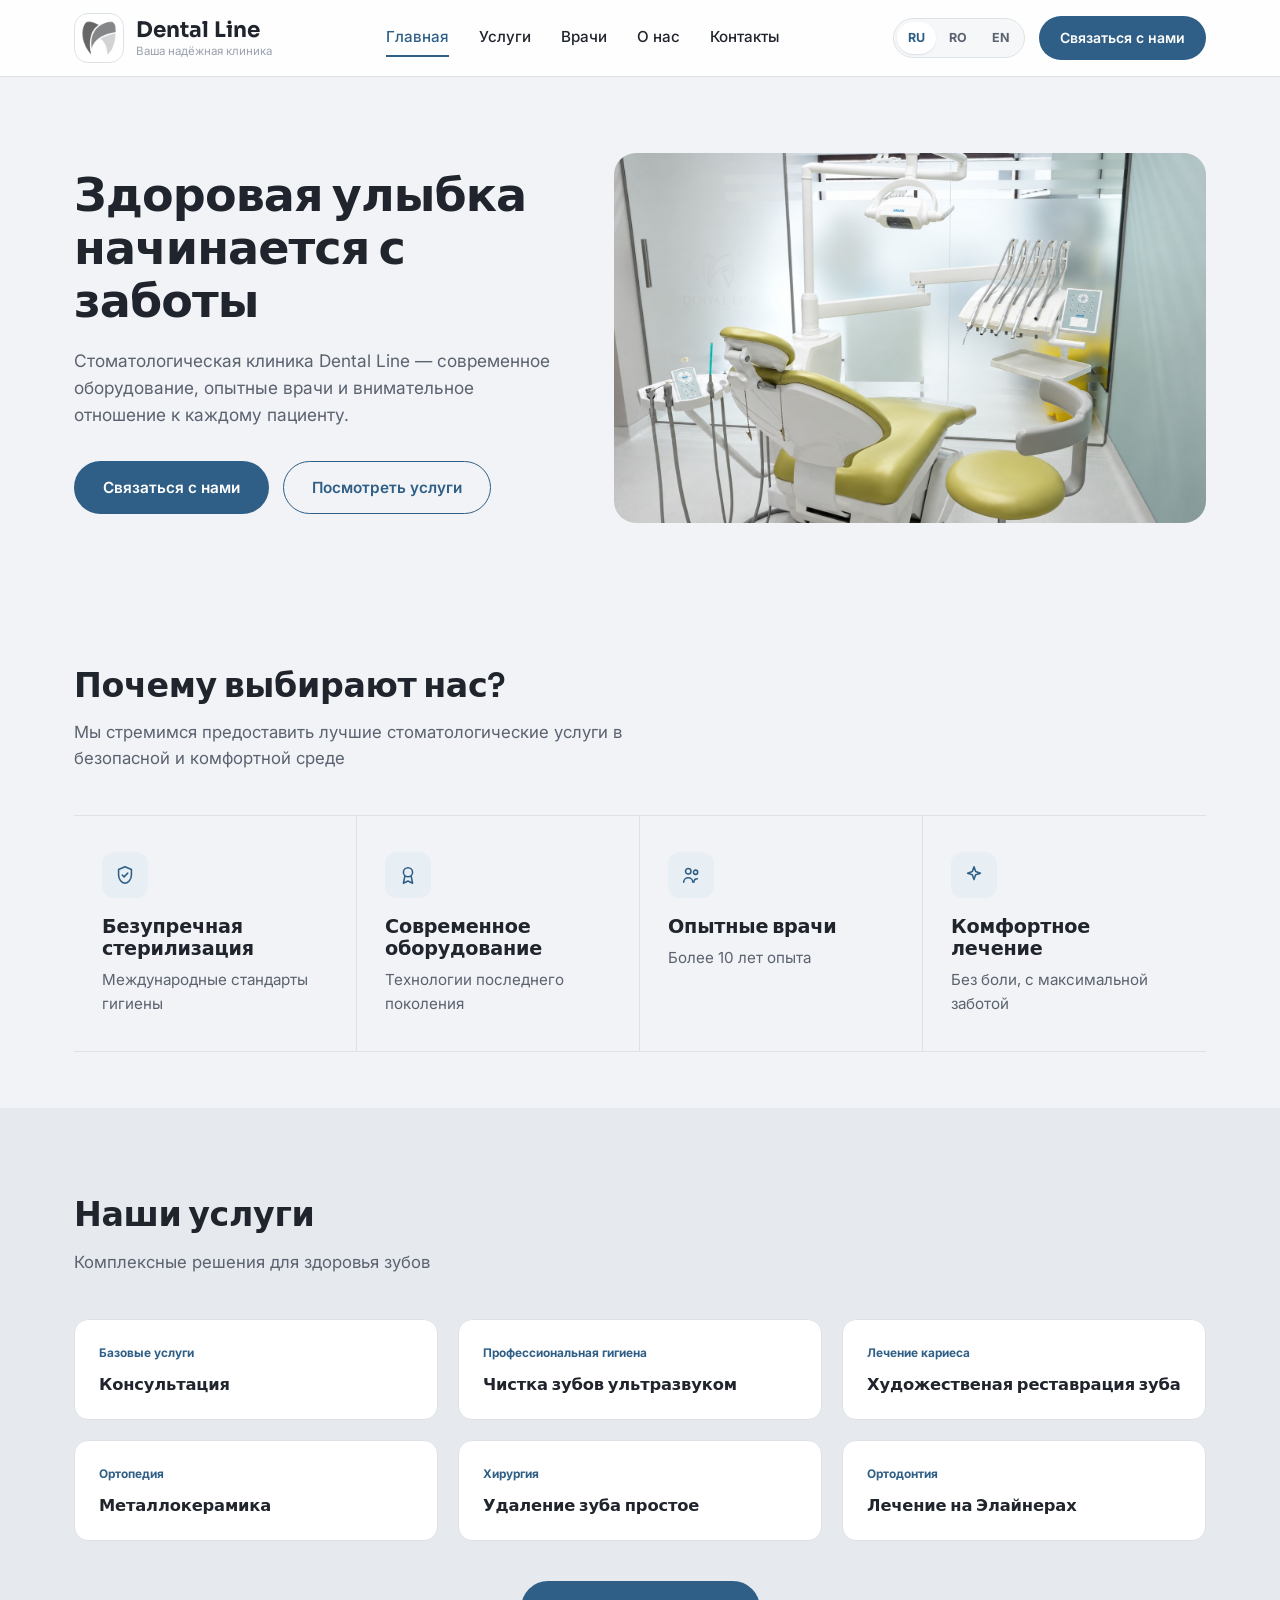
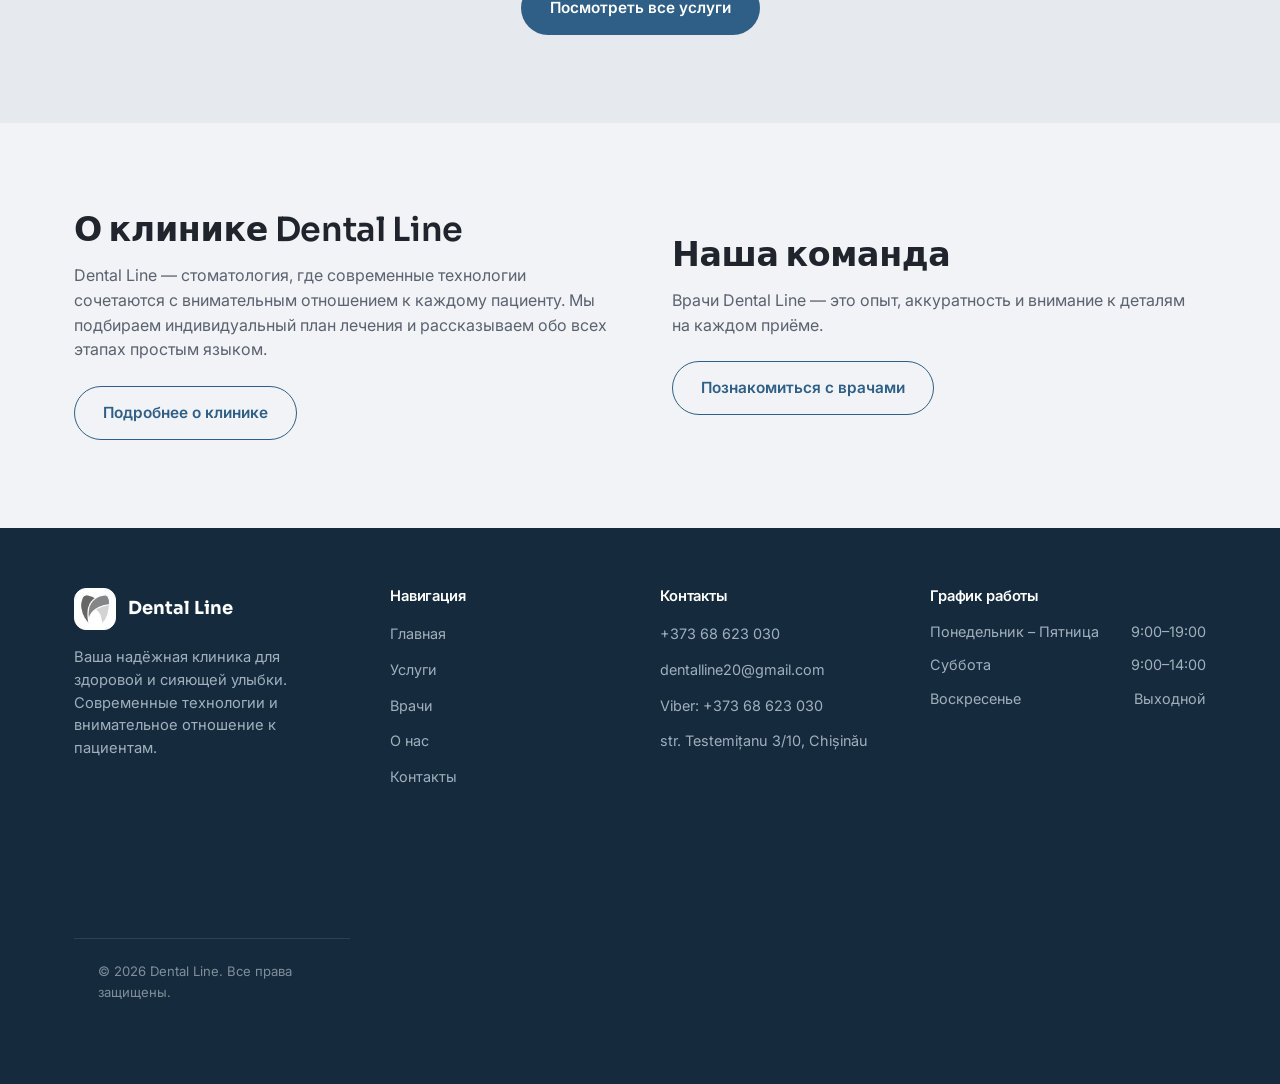
<file: index.html>
<!DOCTYPE html>
<html lang="ru">
<head>
<meta charset="UTF-8">
<meta name="viewport" content="width=device-width, initial-scale=1.0">
<title>Dental Line — стоматологическая клиника</title>
<link rel="preconnect" href="https://fonts.googleapis.com">
<link rel="preconnect" href="https://fonts.gstatic.com" crossorigin>
<link href="https://fonts.googleapis.com/css2?family=Sora:wght@600;700&family=Inter:wght@400;500;600;700&display=swap" rel="stylesheet">
<link rel="stylesheet" href="css/style.css">
<meta name="description" content="Стоматологическая клиника Dental Line в Кишинёве: лечение зубов, гигиена, имплантация, протезирование, ортодонтия. Современное оборудование, опытные врачи, прозрачные цены.">
<link rel="canonical" href="https://dentalline.md/">
<meta name="robots" content="index, follow">

<link rel="icon" href="img/favicon.ico" sizes="any">
<link rel="icon" type="image/png" sizes="32x32" href="img/favicon-32.png">
<link rel="icon" type="image/png" sizes="16x16" href="img/favicon-16.png">
<link rel="apple-touch-icon" sizes="180x180" href="img/logo-icon-180.png">

<meta property="og:type" content="website">
<meta property="og:site_name" content="Dental Line">
<meta property="og:locale" content="ru_RU">
<meta property="og:title" content="Dental Line — стоматологическая клиника в Кишинёве">
<meta property="og:description" content="Стоматологическая клиника Dental Line в Кишинёве: лечение зубов, гигиена, имплантация, протезирование, ортодонтия. Современное оборудование, опытные врачи, прозрачные цены.">
<meta property="og:url" content="https://dentalline.md/">
<meta property="og:image" content="https://dentalline.md/img/logo-full.png">

<meta name="twitter:card" content="summary_large_image">
<meta name="twitter:title" content="Dental Line — стоматологическая клиника в Кишинёве">
<meta name="twitter:description" content="Стоматологическая клиника Dental Line в Кишинёве: лечение зубов, гигиена, имплантация, протезирование, ортодонтия. Современное оборудование, опытные врачи, прозрачные цены.">
<meta name="twitter:image" content="https://dentalline.md/img/logo-full.png">

<script type="application/ld+json">
{
  "@context": "https://schema.org",
  "@type": "Dentist",
  "name": "Dental Line",
  "image": "https://dentalline.md/img/logo-full.png",
  "logo": "https://dentalline.md/img/logo-icon-512.png",
  "url": "https://dentalline.md/",
  "telephone": "+37368623030",
  "email": "dentalline20@gmail.com",
  "address": {
    "@type": "PostalAddress",
    "streetAddress": "str. Testemițanu 3/10",
    "addressLocality": "Chișinău",
    "addressCountry": "MD"
  },
  "openingHoursSpecification": [
    {
      "@type": "OpeningHoursSpecification",
      "dayOfWeek": ["Monday","Tuesday","Wednesday","Thursday","Friday"],
      "opens": "09:00",
      "closes": "19:00"
    },
    {
      "@type": "OpeningHoursSpecification",
      "dayOfWeek": ["Saturday"],
      "opens": "09:00",
      "closes": "14:00"
    }
  ],
  "sameAs": []
}
</script>
</head>
<body data-page="home">

<header class="site-header">
  <div class="container header-inner">
    <a href="index.html" class="brand">
      <span class="brand-mark"><img src="img/logo-icon.png" alt="Dental Line" width="50" height="50"></span>
      <span class="brand-text">
        <span class="brand-name">Dental Line</span>
        <span class="brand-tag" data-i18n="brand.tag">Ваша надёжная клиника</span>
      </span>
    </a>
    <nav class="main-nav">
      <a href="index.html" class="active" data-i18n="nav.home">Главная</a>
      <a href="services.html" data-i18n="nav.services">Услуги</a>
      <a href="doctors.html" data-i18n="nav.doctors">Врачи</a>
      <a href="about.html" data-i18n="nav.about">О нас</a>
      <a href="contacts.html" data-i18n="nav.contacts">Контакты</a>
    </nav>
    <div class="header-actions">
      <div class="lang-switch">
        <button data-lang="ru">RU</button>
        <button data-lang="ro">RO</button>
        <button data-lang="en">EN</button>
      </div>
      <a href="contacts.html" class="btn btn-primary btn-sm" data-i18n="header.contactBtn">Связаться с нами</a>
    </div>
    <button class="nav-toggle" aria-label="Menu"></button>
  </div>
</header>

<div class="mobile-overlay" id="mobile-overlay">
  <nav class="mobile-overlay-nav">
    <a href="index.html" class="active" data-i18n="nav.home">Главная</a>
    <a href="services.html" data-i18n="nav.services">Услуги</a>
    <a href="doctors.html" data-i18n="nav.doctors">Врачи</a>
    <a href="about.html" data-i18n="nav.about">О нас</a>
    <a href="contacts.html" data-i18n="nav.contacts">Контакты</a>
  </nav>
  <div class="mobile-overlay-actions">
    <div class="lang-switch">
      <button data-lang="ru">RU</button>
      <button data-lang="ro">RO</button>
      <button data-lang="en">EN</button>
    </div>
    <a href="contacts.html" class="btn btn-primary btn-block" data-i18n="header.contactBtn">Связаться с нами</a>
  </div>
</div>

<main>

  <!-- Hero -->
  <section class="hero">
    <div class="container hero-grid">
      <div class="hero-copy">
        <h1 data-i18n="hero.title">Здоровая улыбка начинается с заботы</h1>
        <p class="lede" data-i18n="hero.lede">Стоматологическая клиника Dental Line — современное оборудование, опытные врачи и внимательное отношение к каждому пациенту.</p>
        <div class="hero-actions">
          <a href="contacts.html" class="btn btn-primary" data-i18n="hero.ctaContact">Связаться с нами</a>
          <a href="services.html" class="btn btn-outline" data-i18n="hero.ctaServices">Посмотреть услуги</a>
        </div>
      </div>
      <div class="hero-visual">
        <img src="img/office.jpg" alt="Кабинет клиники Dental Line" loading="lazy">
      </div>
    </div>
  </section>

  <!-- Why choose us -->
  <section class="section section--tight">
    <div class="container">
      <div class="section-head">
        <h2 data-i18n="why.title">Почему выбирают нас?</h2>
        <p data-i18n="why.subtitle">Мы стремимся предоставить лучшие стоматологические услуги в безопасной и комфортной среде</p>
      </div>
    </div>
    <div class="container">
      <div class="why-grid">
        <div class="why-item">
          <span class="why-icon" data-icon="shield"></span>
          <h3 data-i18n="why.1.title">Безупречная стерилизация</h3>
          <p data-i18n="why.1.text">Международные стандарты гигиены</p>
        </div>
        <div class="why-item">
          <span class="why-icon" data-icon="badge"></span>
          <h3 data-i18n="why.2.title">Современное оборудование</h3>
          <p data-i18n="why.2.text">Технологии последнего поколения</p>
        </div>
        <div class="why-item">
          <span class="why-icon" data-icon="users"></span>
          <h3 data-i18n="why.3.title">Опытные врачи</h3>
          <p data-i18n="why.3.text">Более 10 лет опыта</p>
        </div>
        <div class="why-item">
          <span class="why-icon" data-icon="sparkle"></span>
          <h3 data-i18n="why.4.title">Комфортное лечение</h3>
          <p data-i18n="why.4.text">Без боли, с максимальной заботой</p>
        </div>
      </div>
    </div>
  </section>

  <!-- Services preview -->
  <section class="section section--gray">
    <div class="container">
      <div class="section-head">
        <h2 data-i18n="home.services.title">Наши услуги</h2>
        <p data-i18n="home.services.subtitle">Комплексные решения для здоровья зубов</p>
      </div>
      <div class="services-preview-grid" id="services-preview-grid"></div>
      <div class="preview-footer-cta">
        <a href="services.html" class="btn btn-primary" data-i18n="services.viewAll">Посмотреть все услуги</a>
      </div>
    </div>
  </section>

  <!-- About + team teaser -->
  <section class="section">
    <div class="container">
      <div class="about-grid">
        <div>
          <h2 data-i18n="home.about.title">О клинике Dental Line</h2>
          <p class="lede" style="margin-top:14px;" data-i18n="home.about.text">Dental Line — стоматология, где современные технологии сочетаются с внимательным отношением к каждому пациенту.</p>
          <a href="about.html" class="btn btn-outline" style="margin-top:24px;" data-i18n="home.about.link">Подробнее о клинике</a>
        </div>
        <div>
          <h2 data-i18n="home.doctors.title">Наша команда</h2>
          <p class="lede" style="margin-top:14px;" data-i18n="home.doctors.text">Врачи Dental Line — это опыт, аккуратность и внимание к деталям на каждом приёме.</p>
          <a href="doctors.html" class="btn btn-outline" style="margin-top:24px;" data-i18n="home.doctors.link">Познакомиться с врачами</a>
        </div>
      </div>
    </div>
  </section>

</main>

<footer class="site-footer">
  <div class="container footer-top">
    <div class="footer-brand">
      <a href="index.html" class="brand">
        <span class="brand-mark"><img src="img/logo-icon.png" alt="Dental Line" width="42" height="42"></span>
        <span class="brand-name">Dental Line</span>
      </a>
      <p data-i18n="footer.about">Ваша надёжная клиника для здоровой и сияющей улыбки.</p>
    </div>
    <div class="footer-col">
      <h4 data-i18n="footer.navTitle">Навигация</h4>
      <ul>
        <li><a href="index.html" data-i18n="nav.home">Главная</a></li>
        <li><a href="services.html" data-i18n="nav.services">Услуги</a></li>
        <li><a href="doctors.html" data-i18n="nav.doctors">Врачи</a></li>
        <li><a href="about.html" data-i18n="nav.about">О нас</a></li>
        <li><a href="contacts.html" data-i18n="nav.contacts">Контакты</a></li>
      </ul>
    </div>
    <div class="footer-col">
      <h4 data-i18n="footer.contactsTitle">Контакты</h4>
      <ul>
        <li><a href="tel:+37368623030" data-contact="phoneTel"><span data-contact="phoneDisplay">+373 68 623 030</span></a></li>
        <li><a href="mailto:dentalline20@gmail.com" data-contact="email">dentalline20@gmail.com</a></li>
        <li><a href="viber://chat?number=%2B37368623030" data-contact="viberHref">Viber: <span data-contact="phoneDisplay">+373 68 623 030</span></a></li>
        <li><span data-contact="address">str. Testemițanu 3/10, Chișinău</span></li>
      </ul>
    </div>
    <div class="footer-col">
      <h4 data-i18n="footer.hoursTitle">График работы</h4>
      <ul style="margin-bottom:16px;">
        <li class="footer-hours-row"><span data-i18n="contacts.hours.weekdays">Пн–Пт</span><span>9:00–19:00</span></li>
        <li class="footer-hours-row"><span data-i18n="contacts.hours.saturday">Сб</span><span>9:00–14:00</span></li>
        <li class="footer-hours-row"><span data-i18n="contacts.hours.sunday">Вс</span><span data-i18n="contacts.hours.closed">Выходной</span></li>
      </ul>
      <div class="footer-map">
        <iframe src="https://www.google.com/maps/embed?pb=!1m18!1m12!1m3!1d230.07835303325334!2d28.83927732629711!3d46.999389233658185!2m3!1f0!2f0!3f0!3m2!1i1024!2i768!4f13.1!3m3!1m2!1s0x40c97f0064176161%3A0xec240325cbb8bc1f!2sDental%20Line!5e1!3m2!1sru!2sus!4v1788504849346!5m2!1sru!2sus" width="600" height="450" style="border:0;" allowfullscreen="" loading="lazy" referrerpolicy="strict-origin-when-cross-origin"></iframe>
    </div>
  </div>
  <div class="container footer-bottom">
    <span>© <span data-contact="year">2026</span> Dental Line. <span data-i18n="footer.rights">Все права защищены.</span></span>
  </div>
</footer>

<script src="js/services-data.js"></script>
<script src="js/translations.js"></script>
<script src="js/main.js"></script>
</body>
</html>
</file>
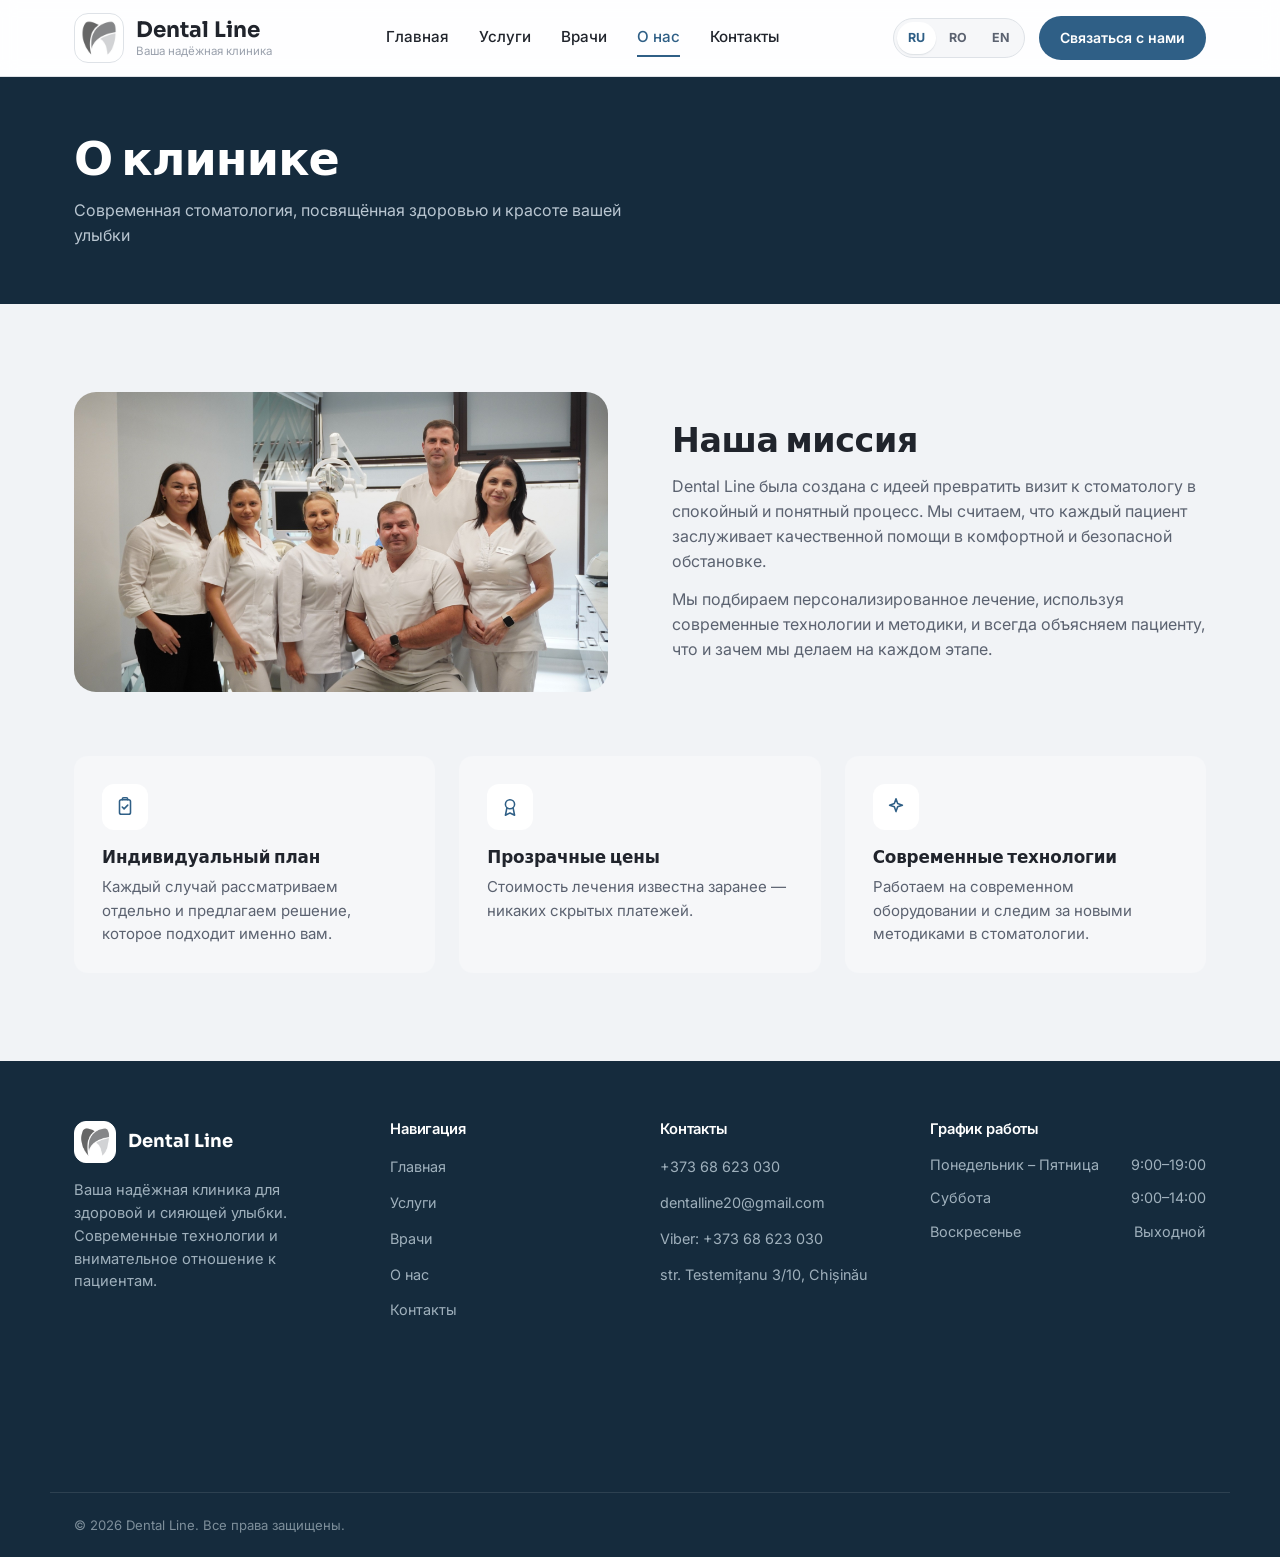
<file: about.html>
<!DOCTYPE html>
<html lang="ru">
<head>
<meta charset="UTF-8">
<meta name="viewport" content="width=device-width, initial-scale=1.0">
<title>О нас — Dental Line</title>
<link rel="preconnect" href="https://fonts.googleapis.com">
<link rel="preconnect" href="https://fonts.gstatic.com" crossorigin>
<link href="https://fonts.googleapis.com/css2?family=Sora:wght@600;700&family=Inter:wght@400;500;600;700&display=swap" rel="stylesheet">
<link rel="stylesheet" href="css/style.css">
<meta name="description" content="О клинике Dental Line: наша миссия, индивидуальный подход к лечению, прозрачные цены и современные технологии в стоматологии.">
<link rel="canonical" href="https://dentalline.md/about.html">
<meta name="robots" content="index, follow">

<link rel="icon" href="img/favicon.ico" sizes="any">
<link rel="icon" type="image/png" sizes="32x32" href="img/favicon-32.png">
<link rel="icon" type="image/png" sizes="16x16" href="img/favicon-16.png">
<link rel="apple-touch-icon" sizes="180x180" href="img/logo-icon-180.png">

<meta property="og:type" content="website">
<meta property="og:site_name" content="Dental Line">
<meta property="og:locale" content="ru_RU">
<meta property="og:title" content="О нас — Dental Line">
<meta property="og:description" content="О клинике Dental Line: наша миссия, индивидуальный подход к лечению, прозрачные цены и современные технологии в стоматологии.">
<meta property="og:url" content="https://dentalline.md/about.html">
<meta property="og:image" content="https://dentalline.md/img/logo-full.png">

<meta name="twitter:card" content="summary_large_image">
<meta name="twitter:title" content="О нас — Dental Line">
<meta name="twitter:description" content="О клинике Dental Line: наша миссия, индивидуальный подход к лечению, прозрачные цены и современные технологии в стоматологии.">
<meta name="twitter:image" content="https://dentalline.md/img/logo-full.png">

<script type="application/ld+json">
{
  "@context": "https://schema.org",
  "@type": "Dentist",
  "name": "Dental Line",
  "image": "https://dentalline.md/img/logo-full.png",
  "logo": "https://dentalline.md/img/logo-icon-512.png",
  "url": "https://dentalline.md/",
  "telephone": "+37368623030",
  "email": "dentalline20@gmail.com",
  "address": {
    "@type": "PostalAddress",
    "streetAddress": "str. Testemițanu 3/10",
    "addressLocality": "Chișinău",
    "addressCountry": "MD"
  },
  "openingHoursSpecification": [
    {
      "@type": "OpeningHoursSpecification",
      "dayOfWeek": ["Monday","Tuesday","Wednesday","Thursday","Friday"],
      "opens": "09:00",
      "closes": "19:00"
    },
    {
      "@type": "OpeningHoursSpecification",
      "dayOfWeek": ["Saturday"],
      "opens": "09:00",
      "closes": "14:00"
    }
  ],
  "sameAs": []
}
</script>
</head>
<body data-page="about">

<header class="site-header">
  <div class="container header-inner">
    <a href="index.html" class="brand">
      <span class="brand-mark"><img src="img/logo-icon.png" alt="Dental Line" width="50" height="50"></span>
      <span class="brand-text">
        <span class="brand-name">Dental Line</span>
        <span class="brand-tag" data-i18n="brand.tag">Ваша надёжная клиника</span>
      </span>
    </a>
    <nav class="main-nav">
      <a href="index.html" data-i18n="nav.home">Главная</a>
      <a href="services.html" data-i18n="nav.services">Услуги</a>
      <a href="doctors.html" data-i18n="nav.doctors">Врачи</a>
      <a href="about.html" class="active" data-i18n="nav.about">О нас</a>
      <a href="contacts.html" data-i18n="nav.contacts">Контакты</a>
    </nav>
    <div class="header-actions">
      <div class="lang-switch">
        <button data-lang="ru">RU</button>
        <button data-lang="ro">RO</button>
        <button data-lang="en">EN</button>
      </div>
      <a href="contacts.html" class="btn btn-primary btn-sm" data-i18n="header.contactBtn">Связаться с нами</a>
    </div>
    <button class="nav-toggle" aria-label="Menu"></button>
  </div>
</header>

<div class="mobile-overlay" id="mobile-overlay">
  <nav class="mobile-overlay-nav">
    <a href="index.html" data-i18n="nav.home">Главная</a>
    <a href="services.html" data-i18n="nav.services">Услуги</a>
    <a href="doctors.html" data-i18n="nav.doctors">Врачи</a>
    <a href="about.html" class="active" data-i18n="nav.about">О нас</a>
    <a href="contacts.html" data-i18n="nav.contacts">Контакты</a>
  </nav>
  <div class="mobile-overlay-actions">
    <div class="lang-switch">
      <button data-lang="ru">RU</button>
      <button data-lang="ro">RO</button>
      <button data-lang="en">EN</button>
    </div>
    <a href="contacts.html" class="btn btn-primary btn-block" data-i18n="header.contactBtn">Связаться с нами</a>
  </div>
</div>

<main>
  <section class="about-hero">
    <div class="container">
      <h1 data-i18n="about.page.title">О клинике</h1>
      <p data-i18n="about.page.subtitle">Современная стоматология, посвящённая здоровью и красоте вашей улыбки</p>
    </div>
  </section>

  <section class="section">
    <div class="container">
      <div class="about-grid">
        <div class="about-visual">
          <img src="img/about-photo.jpg" alt="Команда клиники Dental Line" loading="lazy">
        </div>
        <div>
          <h2 data-i18n="about.mission.title">Наша миссия</h2>
          <p class="lede" style="margin-top:14px;" data-i18n="about.mission.p1">Dental Line была создана с идеей превратить визит к стоматологу в спокойный и понятный процесс.</p>
          <p class="lede" style="margin-top:14px;" data-i18n="about.mission.p2">Мы подбираем персонализированное лечение, используя современные технологии и методики.</p>
        </div>
      </div>

      <div class="pillars">
        <div class="pillar">
          <span class="why-icon" data-icon="clipboard"></span>
          <h3 data-i18n="about.pillar1.title">Индивидуальный план</h3>
          <p data-i18n="about.pillar1.text">Каждый случай рассматриваем отдельно и предлагаем решение, которое подходит именно вам.</p>
        </div>
        <div class="pillar">
          <span class="why-icon" data-icon="badge"></span>
          <h3 data-i18n="about.pillar2.title">Прозрачные цены</h3>
          <p data-i18n="about.pillar2.text">Стоимость лечения известна заранее — никаких скрытых платежей.</p>
        </div>
        <div class="pillar">
          <span class="why-icon" data-icon="sparkle"></span>
          <h3 data-i18n="about.pillar3.title">Современные технологии</h3>
          <p data-i18n="about.pillar3.text">Работаем на современном оборудовании и следим за новыми методиками в стоматологии.</p>
        </div>
      </div>
    </div>
  </section>
</main>

<footer class="site-footer">
  <div class="container footer-top">
    <div class="footer-brand">
      <a href="index.html" class="brand">
        <span class="brand-mark"><img src="img/logo-icon.png" alt="Dental Line" width="42" height="42"></span>
        <span class="brand-name">Dental Line</span>
      </a>
      <p data-i18n="footer.about">Ваша надёжная клиника для здоровой и сияющей улыбки.</p>
    </div>
    <div class="footer-col">
      <h4 data-i18n="footer.navTitle">Навигация</h4>
      <ul>
        <li><a href="index.html" data-i18n="nav.home">Главная</a></li>
        <li><a href="services.html" data-i18n="nav.services">Услуги</a></li>
        <li><a href="doctors.html" data-i18n="nav.doctors">Врачи</a></li>
        <li><a href="about.html" data-i18n="nav.about">О нас</a></li>
        <li><a href="contacts.html" data-i18n="nav.contacts">Контакты</a></li>
      </ul>
    </div>
    <div class="footer-col">
      <h4 data-i18n="footer.contactsTitle">Контакты</h4>
      <ul>
        <li><a href="tel:+37368623030" data-contact="phoneTel"><span data-contact="phoneDisplay">+373 68 623 030</span></a></li>
        <li><a href="mailto:dentalline20@gmail.com" data-contact="email">dentalline20@gmail.com</a></li>
        <li><a href="viber://chat?number=%2B37368623030" data-contact="viberHref">Viber: <span data-contact="phoneDisplay">+373 68 623 030</span></a></li>
        <li><span data-contact="address">str. Testemițanu 3/10, Chișinău</span></li>
      </ul>
    </div>
    <div class="footer-col">
      <h4 data-i18n="footer.hoursTitle">График работы</h4>
      <ul style="margin-bottom:16px;">
        <li class="footer-hours-row"><span data-i18n="contacts.hours.weekdays">Пн–Пт</span><span>9:00–19:00</span></li>
        <li class="footer-hours-row"><span data-i18n="contacts.hours.saturday">Сб</span><span>9:00–14:00</span></li>
        <li class="footer-hours-row"><span data-i18n="contacts.hours.sunday">Вс</span><span data-i18n="contacts.hours.closed">Выходной</span></li>
      </ul>
      <div class="footer-map">
<iframe src="https://www.google.com/maps/embed?pb=!1m18!1m12!1m3!1d230.07835303325334!2d28.83927732629711!3d46.999389233658185!2m3!1f0!2f0!3f0!3m2!1i1024!2i768!4f13.1!3m3!1m2!1s0x40c97f0064176161%3A0xec240325cbb8bc1f!2sDental%20Line!5e1!3m2!1sru!2sus!4v1788504849346!5m2!1sru!2sus" width="600" height="450" style="border:0;" allowfullscreen="" loading="lazy" referrerpolicy="strict-origin-when-cross-origin"></iframe>      </div>
    </div>
  </div>
  <div class="container footer-bottom">
    <span>© <span data-contact="year">2026</span> Dental Line. <span data-i18n="footer.rights">Все права защищены.</span></span>
  </div>
</footer>

<script src="js/services-data.js"></script>
<script src="js/translations.js"></script>
<script src="js/main.js"></script>
</body>
</html>
</file>
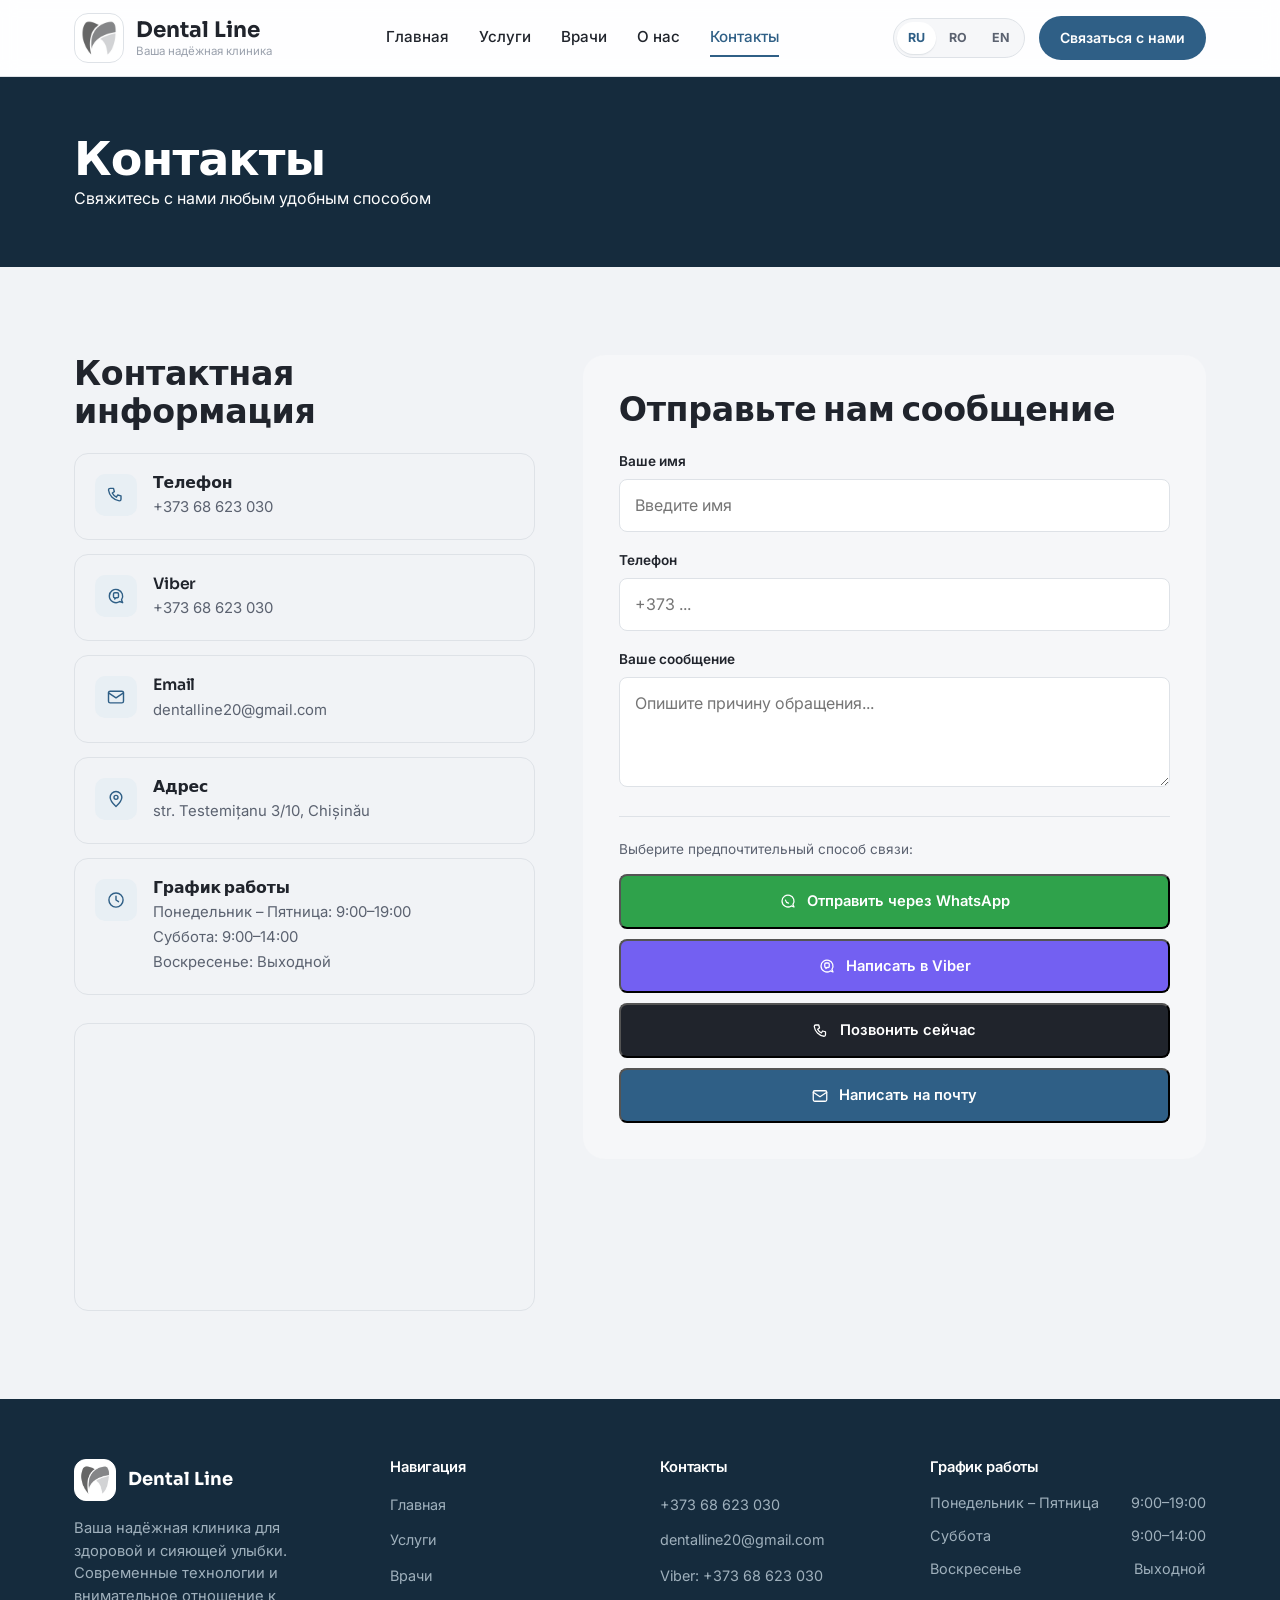
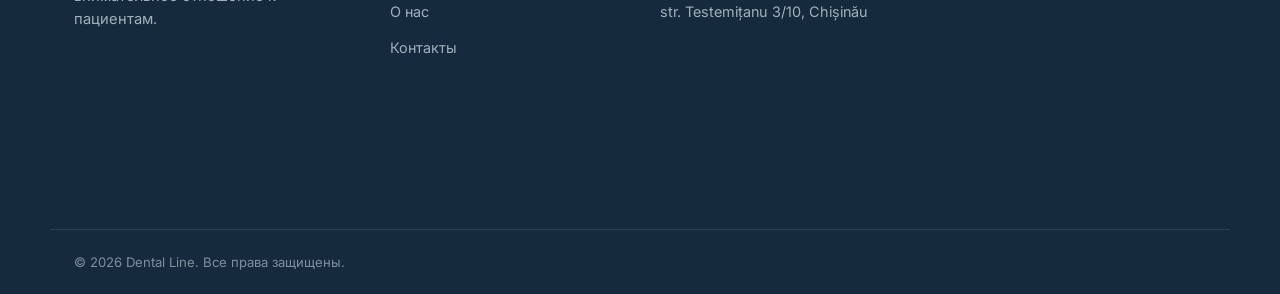
<file: contacts.html>
<!DOCTYPE html>
<html lang="ru">
<head>
<meta charset="UTF-8">
<meta name="viewport" content="width=device-width, initial-scale=1.0">
<title>Контакты — Dental Line</title>
<link rel="preconnect" href="https://fonts.googleapis.com">
<link rel="preconnect" href="https://fonts.gstatic.com" crossorigin>
<link href="https://fonts.googleapis.com/css2?family=Sora:wght@600;700&family=Inter:wght@400;500;600;700&display=swap" rel="stylesheet">
<link rel="stylesheet" href="css/style.css">
<meta name="description" content="Свяжитесь с клиникой Dental Line в Кишинёве: адрес, телефон, WhatsApp, Viber, часы работы и карта проезда.">
<link rel="canonical" href="https://dentalline.md/contacts.html">
<meta name="robots" content="index, follow">

<link rel="icon" href="img/favicon.ico" sizes="any">
<link rel="icon" type="image/png" sizes="32x32" href="img/favicon-32.png">
<link rel="icon" type="image/png" sizes="16x16" href="img/favicon-16.png">
<link rel="apple-touch-icon" sizes="180x180" href="img/logo-icon-180.png">

<meta property="og:type" content="website">
<meta property="og:site_name" content="Dental Line">
<meta property="og:locale" content="ru_RU">
<meta property="og:title" content="Контакты — Dental Line">
<meta property="og:description" content="Свяжитесь с клиникой Dental Line в Кишинёве: адрес, телефон, WhatsApp, Viber, часы работы и карта проезда.">
<meta property="og:url" content="https://dentalline.md/contacts.html">
<meta property="og:image" content="https://dentalline.md/img/logo-full.png">

<meta name="twitter:card" content="summary_large_image">
<meta name="twitter:title" content="Контакты — Dental Line">
<meta name="twitter:description" content="Свяжитесь с клиникой Dental Line в Кишинёве: адрес, телефон, WhatsApp, Viber, часы работы и карта проезда.">
<meta name="twitter:image" content="https://dentalline.md/img/logo-full.png">

<script type="application/ld+json">
{
  "@context": "https://schema.org",
  "@type": "Dentist",
  "name": "Dental Line",
  "image": "https://dentalline.md/img/logo-full.png",
  "logo": "https://dentalline.md/img/logo-icon-512.png",
  "url": "https://dentalline.md/",
  "telephone": "+37368623030",
  "email": "dentalline20@gmail.com",
  "address": {
    "@type": "PostalAddress",
    "streetAddress": "str. Testemițanu 3/10",
    "addressLocality": "Chișinău",
    "addressCountry": "MD"
  },
  "openingHoursSpecification": [
    {
      "@type": "OpeningHoursSpecification",
      "dayOfWeek": ["Monday","Tuesday","Wednesday","Thursday","Friday"],
      "opens": "09:00",
      "closes": "19:00"
    },
    {
      "@type": "OpeningHoursSpecification",
      "dayOfWeek": ["Saturday"],
      "opens": "09:00",
      "closes": "14:00"
    }
  ],
  "sameAs": []
}
</script>
</head>
<body data-page="contacts">

<header class="site-header">
  <div class="container header-inner">
    <a href="index.html" class="brand">
      <span class="brand-mark"><img src="img/logo-icon.png" alt="Dental Line" width="50" height="50"></span>
      <span class="brand-text">
        <span class="brand-name">Dental Line</span>
        <span class="brand-tag" data-i18n="brand.tag">Ваша надёжная клиника</span>
      </span>
    </a>
    <nav class="main-nav">
      <a href="index.html" data-i18n="nav.home">Главная</a>
      <a href="services.html" data-i18n="nav.services">Услуги</a>
      <a href="doctors.html" data-i18n="nav.doctors">Врачи</a>
      <a href="about.html" data-i18n="nav.about">О нас</a>
      <a href="contacts.html" class="active" data-i18n="nav.contacts">Контакты</a>
    </nav>
    <div class="header-actions">
      <div class="lang-switch">
        <button data-lang="ru">RU</button>
        <button data-lang="ro">RO</button>
        <button data-lang="en">EN</button>
      </div>
      <a href="contacts.html" class="btn btn-primary btn-sm" data-i18n="header.contactBtn">Связаться с нами</a>
    </div>
    <button class="nav-toggle" aria-label="Menu"></button>
  </div>
</header>

<div class="mobile-overlay" id="mobile-overlay">
  <nav class="mobile-overlay-nav">
    <a href="index.html" data-i18n="nav.home">Главная</a>
    <a href="services.html" data-i18n="nav.services">Услуги</a>
    <a href="doctors.html" data-i18n="nav.doctors">Врачи</a>
    <a href="about.html" data-i18n="nav.about">О нас</a>
    <a href="contacts.html" class="active" data-i18n="nav.contacts">Контакты</a>
  </nav>
  <div class="mobile-overlay-actions">
    <div class="lang-switch">
      <button data-lang="ru">RU</button>
      <button data-lang="ro">RO</button>
      <button data-lang="en">EN</button>
    </div>
    <a href="contacts.html" class="btn btn-primary btn-block" data-i18n="header.contactBtn">Связаться с нами</a>
  </div>
</div>

<main>
  <section class="contacts-hero">
    <div class="container">
      <h1 data-i18n="contacts.page.title">Контакты</h1>
      <p data-i18n="contacts.page.subtitle">Свяжитесь с нами любым удобным способом</p>
    </div>
  </section>

  <section class="section">
    <div class="container contacts-grid">

      <div>
        <h2 style="margin-bottom:22px;" data-i18n="contacts.info.title">Контактная информация</h2>
        <div class="contact-info-list">
          <div class="contact-info-card">
            <span class="ico" data-icon="phone"></span>
            <div>
              <h3 data-i18n="contacts.phone.label">Телефон</h3>
              <p><a href="tel:+37368623030" data-contact="phoneTel"><span data-contact="phoneDisplay">+373 68 623 030</span></a></p>
            </div>
          </div>
          <div class="contact-info-card">
            <span class="ico" data-icon="viber"></span>
            <div>
              <h3 data-i18n="contacts.viber.label">Viber</h3>
              <p><a href="viber://chat?number=%2B37368623030" data-contact="viberHref"><span data-contact="phoneDisplay">+373 68 623 030</span></a></p>
            </div>
          </div>
          <div class="contact-info-card">
            <span class="ico" data-icon="mail"></span>
            <div>
              <h3 data-i18n="contacts.email.label">Email</h3>
              <p><a href="mailto:dentalline20@gmail.com" data-contact="email">dentalline20@gmail.com</a></p>
            </div>
          </div>
          <div class="contact-info-card">
            <span class="ico" data-icon="pin"></span>
            <div>
              <h3 data-i18n="contacts.address.label">Адрес</h3>
              <p data-contact="address">str. Testemițanu 3/10, Chișinău</p>
            </div>
          </div>
          <div class="contact-info-card">
            <span class="ico" data-icon="clock"></span>
            <div>
              <h3 data-i18n="contacts.hours.label">График работы</h3>
              <p><span data-i18n="contacts.hours.weekdays">Пн–Пт</span>: 9:00–19:00</p>
              <p><span data-i18n="contacts.hours.saturday">Сб</span>: 9:00–14:00</p>
              <p><span data-i18n="contacts.hours.sunday">Вс</span>: <span data-i18n="contacts.hours.closed">Выходной</span></p>
            </div>
          </div>
        </div>
        <div class="map-embed">
         <iframe src="https://www.google.com/maps/embed?pb=!1m18!1m12!1m3!1d230.07835303325334!2d28.83927732629711!3d46.999389233658185!2m3!1f0!2f0!3f0!3m2!1i1024!2i768!4f13.1!3m3!1m2!1s0x40c97f0064176161%3A0xec240325cbb8bc1f!2sDental%20Line!5e1!3m2!1sru!2sus!4v1788504849346!5m2!1sru!2sus" width="600" height="450" style="border:0;" allowfullscreen="" loading="lazy" referrerpolicy="strict-origin-when-cross-origin"></iframe>
      </div>
      </div>

      <div class="contact-form-panel">
        <h2 style="margin-bottom:22px;" data-i18n="contacts.form.title">Отправьте нам сообщение</h2>
        <form id="contact-form" onsubmit="return false;">
          <div class="form-row">
            <label for="f-name" data-i18n="contacts.form.name">Ваше имя</label>
            <input type="text" id="f-name" data-i18n-placeholder="contacts.form.namePh" placeholder="Введите имя">
          </div>
          <div class="form-row">
            <label for="f-phone" data-i18n="contacts.form.phone">Телефон</label>
            <input type="tel" id="f-phone" data-i18n-placeholder="contacts.form.phonePh" placeholder="+373 ...">
          </div>
          <div class="form-row">
            <label for="f-message" data-i18n="contacts.form.message">Ваше сообщение</label>
            <textarea id="f-message" data-i18n-placeholder="contacts.form.messagePh" placeholder="Опишите причину обращения..."></textarea>
          </div>
          <div class="form-divider"></div>
          <p class="form-hint" data-i18n="contacts.form.hint">Выберите предпочтительный способ связи:</p>
          <div class="send-options">
            <button type="button" id="send-whatsapp" class="send-btn send-whatsapp">
              <span data-icon="chat" style="width:18px;height:18px;"></span>
              <span data-i18n="contacts.form.whatsapp">Отправить через WhatsApp</span>
            </button>
            <button type="button" id="send-viber" class="send-btn send-viber">
              <span data-icon="viber" style="width:18px;height:18px;"></span>
              <span data-i18n="contacts.form.viber">Написать в Viber</span>
            </button>
            <button type="button" id="send-call" class="send-btn send-call">
              <span data-icon="phone" style="width:18px;height:18px;"></span>
              <span data-i18n="contacts.form.call">Позвонить сейчас</span>
            </button>
            <button type="button" id="send-email" class="send-btn send-email">
              <span data-icon="mail" style="width:18px;height:18px;"></span>
              <span data-i18n="contacts.form.email">Написать на почту</span>
            </button>
          </div>
        </form>
      </div>

    </div>
  </section>
</main>

<footer class="site-footer">
  <div class="container footer-top">
    <div class="footer-brand">
      <a href="index.html" class="brand">
        <span class="brand-mark"><img src="img/logo-icon.png" alt="Dental Line" width="42" height="42"></span>
        <span class="brand-name">Dental Line</span>
      </a>
      <p data-i18n="footer.about">Ваша надёжная клиника для здоровой и сияющей улыбки.</p>
    </div>
    <div class="footer-col">
      <h4 data-i18n="footer.navTitle">Навигация</h4>
      <ul>
        <li><a href="index.html" data-i18n="nav.home">Главная</a></li>
        <li><a href="services.html" data-i18n="nav.services">Услуги</a></li>
        <li><a href="doctors.html" data-i18n="nav.doctors">Врачи</a></li>
        <li><a href="about.html" data-i18n="nav.about">О нас</a></li>
        <li><a href="contacts.html" data-i18n="nav.contacts">Контакты</a></li>
      </ul>
    </div>
    <div class="footer-col">
      <h4 data-i18n="footer.contactsTitle">Контакты</h4>
      <ul>
        <li><a href="tel:+37368623030" data-contact="phoneTel"><span data-contact="phoneDisplay">+373 68 623 030</span></a></li>
        <li><a href="mailto:dentalline20@gmail.com" data-contact="email">dentalline20@gmail.com</a></li>
        <li><a href="viber://chat?number=%2B37368623030" data-contact="viberHref">Viber: <span data-contact="phoneDisplay">+373 68 623 030</span></a></li>
        <li><span data-contact="address">str. Testemițanu 3/10, Chișinău</span></li>
      </ul>
    </div>
    <div class="footer-col">
      <h4 data-i18n="footer.hoursTitle">График работы</h4>
      <ul style="margin-bottom:16px;">
        <li class="footer-hours-row"><span data-i18n="contacts.hours.weekdays">Пн–Пт</span><span>9:00–19:00</span></li>
        <li class="footer-hours-row"><span data-i18n="contacts.hours.saturday">Сб</span><span>9:00–14:00</span></li>
        <li class="footer-hours-row"><span data-i18n="contacts.hours.sunday">Вс</span><span data-i18n="contacts.hours.closed">Выходной</span></li>
      </ul>
      <div class="footer-map">
      <iframe src="https://www.google.com/maps/embed?pb=!1m18!1m12!1m3!1d230.07835303325334!2d28.83927732629711!3d46.999389233658185!2m3!1f0!2f0!3f0!3m2!1i1024!2i768!4f13.1!3m3!1m2!1s0x40c97f0064176161%3A0xec240325cbb8bc1f!2sDental%20Line!5e1!3m2!1sru!2sus!4v1788504849346!5m2!1sru!2sus" width="600" height="450" style="border:0;" allowfullscreen="" loading="lazy" referrerpolicy="strict-origin-when-cross-origin"></iframe>
      </div>
    </div>
  </div>
  <div class="container footer-bottom">
    <span>© <span data-contact="year">2026</span> Dental Line. <span data-i18n="footer.rights">Все права защищены.</span></span>
  </div>
</footer>

<script src="js/services-data.js"></script>
<script src="js/translations.js"></script>
<script src="js/main.js"></script>
</body>
</html>
</file>
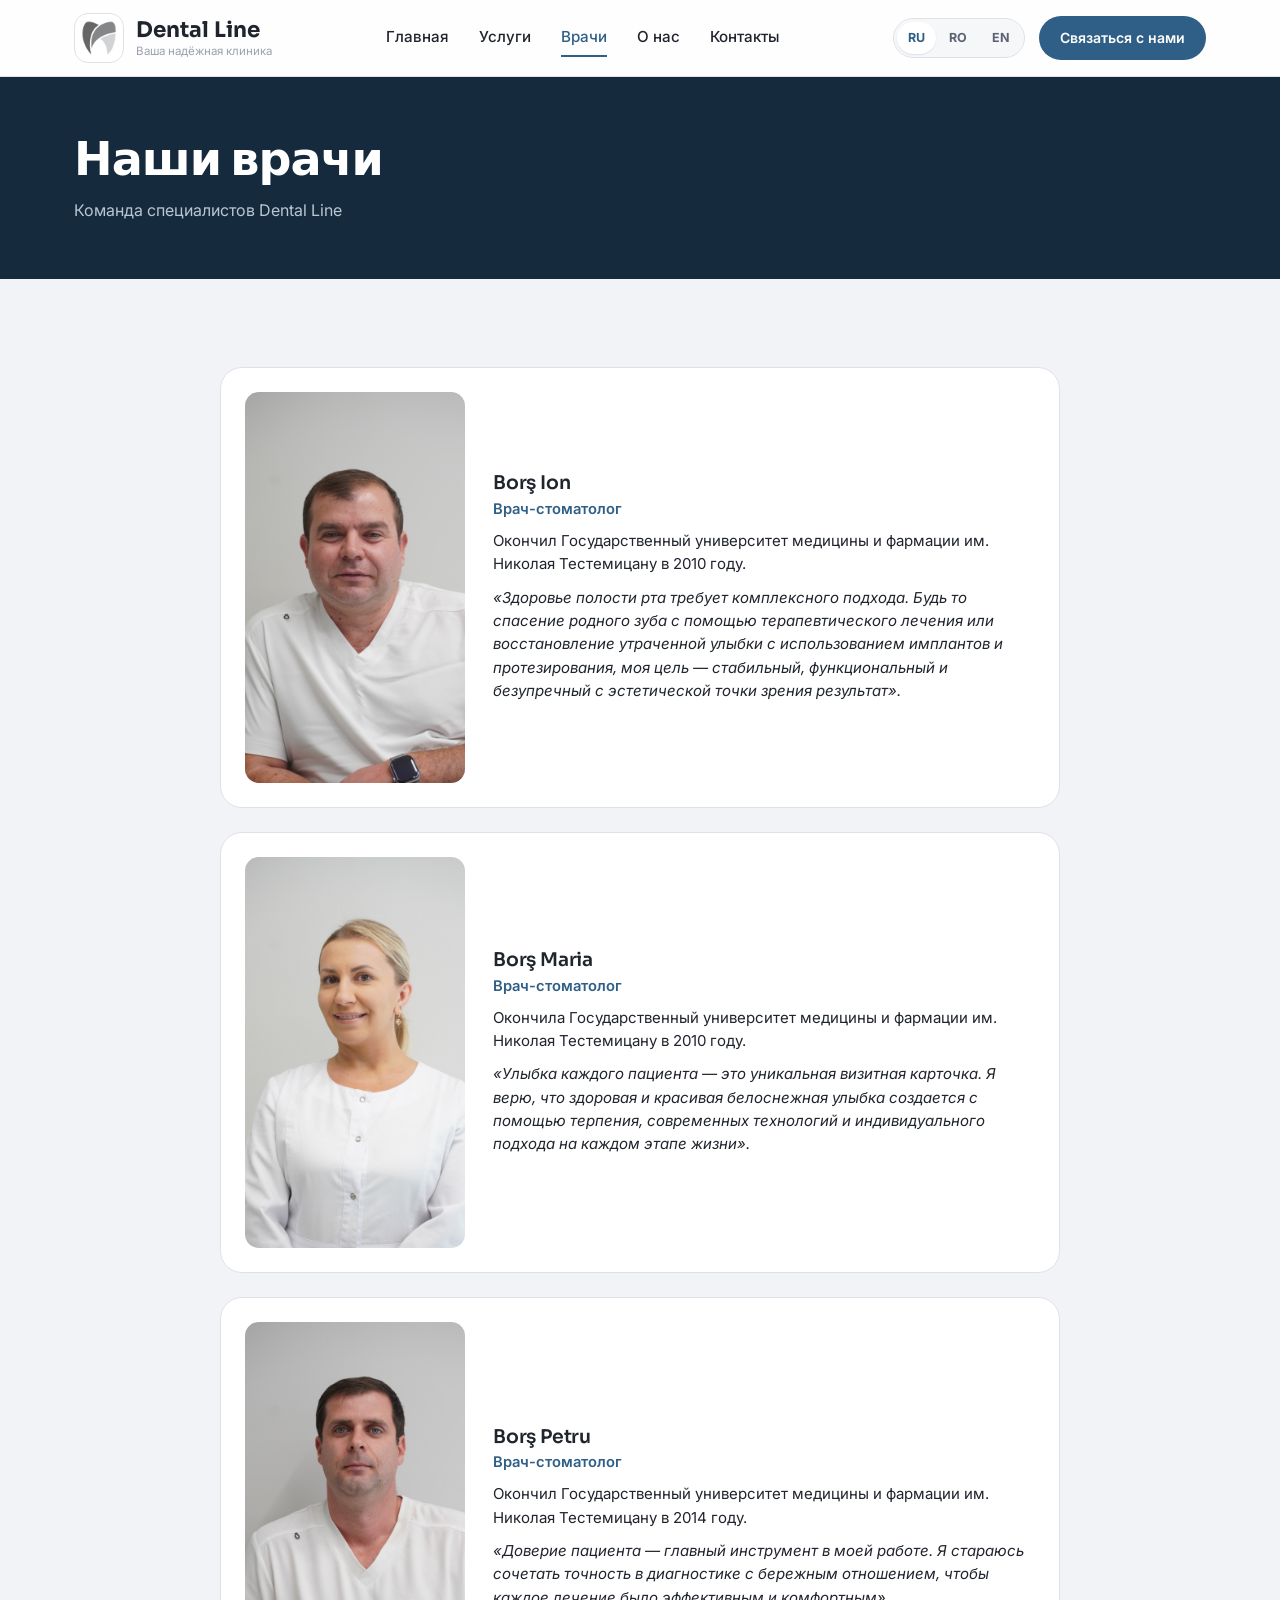
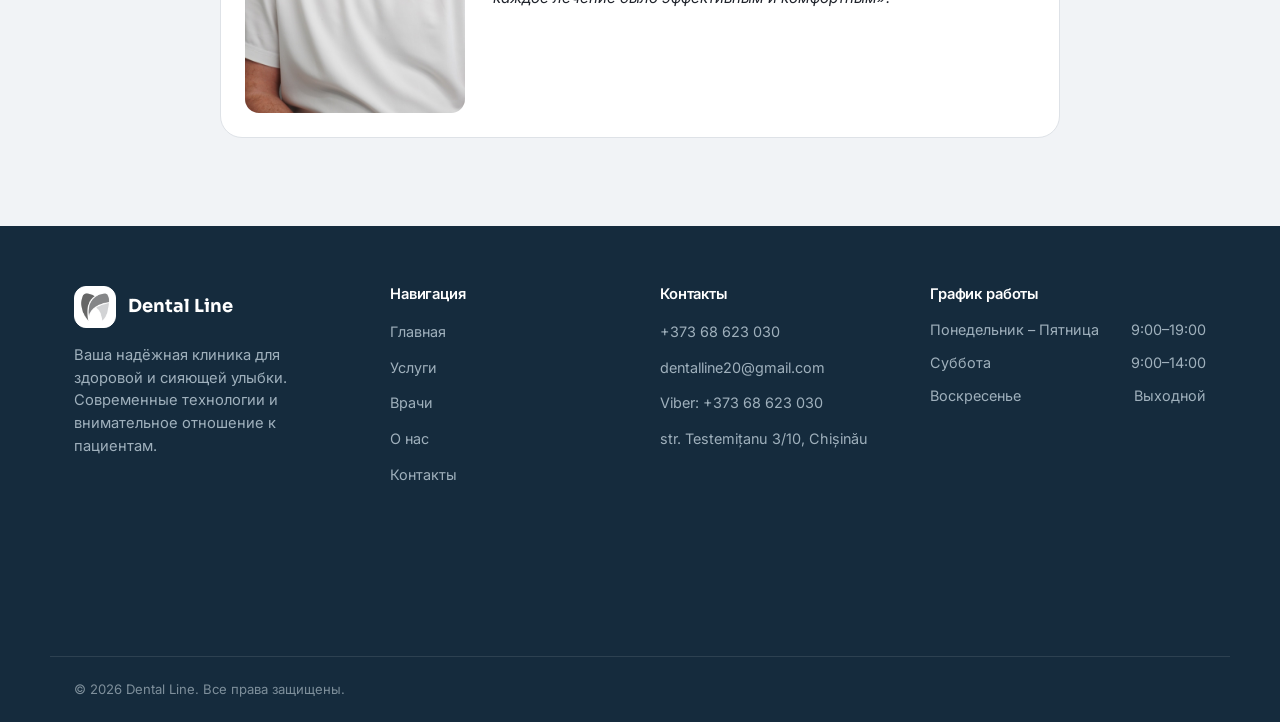
<file: doctors.html>
<!DOCTYPE html>
<html lang="ru">
<head>
<meta charset="UTF-8">
<meta name="viewport" content="width=device-width, initial-scale=1.0">
<title>Врачи — Dental Line</title>
<link rel="preconnect" href="https://fonts.googleapis.com">
<link rel="preconnect" href="https://fonts.gstatic.com" crossorigin>
<link href="https://fonts.googleapis.com/css2?family=Sora:wght@600;700&family=Inter:wght@400;500;600;700&display=swap" rel="stylesheet">
<link rel="stylesheet" href="css/style.css">
<meta name="description" content="Команда врачей стоматологической клиники Dental Line в Кишинёве: опытные специалисты по лечению, протезированию, ортодонтии и хирургии.">
<link rel="canonical" href="https://dentalline.md/doctors.html">
<meta name="robots" content="index, follow">

<link rel="icon" href="img/favicon.ico" sizes="any">
<link rel="icon" type="image/png" sizes="32x32" href="img/favicon-32.png">
<link rel="icon" type="image/png" sizes="16x16" href="img/favicon-16.png">
<link rel="apple-touch-icon" sizes="180x180" href="img/logo-icon-180.png">

<meta property="og:type" content="website">
<meta property="og:site_name" content="Dental Line">
<meta property="og:locale" content="ru_RU">
<meta property="og:title" content="Врачи — Dental Line">
<meta property="og:description" content="Команда врачей стоматологической клиники Dental Line в Кишинёве: опытные специалисты по лечению, протезированию, ортодонтии и хирургии.">
<meta property="og:url" content="https://dentalline.md/doctors.html">
<meta property="og:image" content="https://dentalline.md/img/logo-full.png">

<meta name="twitter:card" content="summary_large_image">
<meta name="twitter:title" content="Врачи — Dental Line">
<meta name="twitter:description" content="Команда врачей стоматологической клиники Dental Line в Кишинёве: опытные специалисты по лечению, протезированию, ортодонтии и хирургии.">
<meta name="twitter:image" content="https://dentalline.md/img/logo-full.png">

<script type="application/ld+json">
{
  "@context": "https://schema.org",
  "@type": "Dentist",
  "name": "Dental Line",
  "image": "https://dentalline.md/img/logo-full.png",
  "logo": "https://dentalline.md/img/logo-icon-512.png",
  "url": "https://dentalline.md/",
  "telephone": "+37368623030",
  "email": "dentalline20@gmail.com",
  "address": {
    "@type": "PostalAddress",
    "streetAddress": "str. Testemițanu 3/10",
    "addressLocality": "Chișinău",
    "addressCountry": "MD"
  },
  "openingHoursSpecification": [
    {
      "@type": "OpeningHoursSpecification",
      "dayOfWeek": ["Monday","Tuesday","Wednesday","Thursday","Friday"],
      "opens": "09:00",
      "closes": "19:00"
    },
    {
      "@type": "OpeningHoursSpecification",
      "dayOfWeek": ["Saturday"],
      "opens": "09:00",
      "closes": "14:00"
    }
  ],
  "sameAs": []
}
</script>
</head>
<body data-page="doctors">

<header class="site-header">
  <div class="container header-inner">
    <a href="index.html" class="brand">
      <span class="brand-mark"><img src="img/logo-icon.png" alt="Dental Line" width="50" height="50"></span>
      <span class="brand-text">
        <span class="brand-name">Dental Line</span>
        <span class="brand-tag" data-i18n="brand.tag">Ваша надёжная клиника</span>
      </span>
    </a>
    <nav class="main-nav">
      <a href="index.html" data-i18n="nav.home">Главная</a>
      <a href="services.html" data-i18n="nav.services">Услуги</a>
      <a href="doctors.html" class="active" data-i18n="nav.doctors">Врачи</a>
      <a href="about.html" data-i18n="nav.about">О нас</a>
      <a href="contacts.html" data-i18n="nav.contacts">Контакты</a>
    </nav>
    <div class="header-actions">
      <div class="lang-switch">
        <button data-lang="ru">RU</button>
        <button data-lang="ro">RO</button>
        <button data-lang="en">EN</button>
      </div>
      <a href="contacts.html" class="btn btn-primary btn-sm" data-i18n="header.contactBtn">Связаться с нами</a>
    </div>
    <button class="nav-toggle" aria-label="Menu"></button>
  </div>
</header>

<div class="mobile-overlay" id="mobile-overlay">
  <nav class="mobile-overlay-nav">
    <a href="index.html" data-i18n="nav.home">Главная</a>
    <a href="services.html" data-i18n="nav.services">Услуги</a>
    <a href="doctors.html" class="active" data-i18n="nav.doctors">Врачи</a>
    <a href="about.html" data-i18n="nav.about">О нас</a>
    <a href="contacts.html" data-i18n="nav.contacts">Контакты</a>
  </nav>
  <div class="mobile-overlay-actions">
    <div class="lang-switch">
      <button data-lang="ru">RU</button>
      <button data-lang="ro">RO</button>
      <button data-lang="en">EN</button>
    </div>
    <a href="contacts.html" class="btn btn-primary btn-block" data-i18n="header.contactBtn">Связаться с нами</a>
  </div>
</div>

<main>
  <section class="services-hero">
    <div class="container">
      <h1 data-i18n="doctors.page.title">Наши врачи</h1>
      <p data-i18n="doctors.page.subtitle">Команда специалистов Dental Line</p>
    </div>
  </section>

  <section class="section">
    <div class="container">
      <div class="doctors-grid">

        <div class="doctor-card">
          <div class="doctor-photo"><img src="img/doctor-ion.jpg" alt="Борш Ион" loading="lazy"></div>
          <div>
            <h3>Borş Ion</h3>
            <p class="role" data-i18n="doctor.roleGeneric">Врач-стоматолог</p>
            <p class="bio" data-i18n="doctor.ion.bio">Окончил Государственный университет медицины и фармации им. Николая Тестемицану в 2010 году.</p>
            <p class="quote" data-i18n="doctor.ion.quote">«Здоровье полости рта требует комплексного подхода. Будь то спасение родного зуба с помощью терапевтического лечения или восстановление утраченной улыбки с использованием имплантов и протезирования, моя цель — стабильный, функциональный и безупречный с эстетической точки зрения результат».</p>
          </div>
        </div>

        <div class="doctor-card">
          <div class="doctor-photo"><img src="img/doctor-maria.jpg" alt="Борш Мария" loading="lazy"></div>
          <div>
            <h3>Borş Maria</h3>
            <p class="role" data-i18n="doctor.roleGeneric">Врач-стоматолог</p>
            <p class="bio" data-i18n="doctor.maria.bio">Окончила Государственный университет медицины и фармации им. Николая Тестемицану в 2010 году.</p>
            <p class="quote" data-i18n="doctor.maria.quote">«Улыбка каждого пациента — это уникальная визитная карточка. Я верю, что здоровая и красивая белоснежная улыбка создается с помощью терпения, современных технологий и индивидуального подхода на каждом этапе жизни».</p>
          </div>
        </div>

        <div class="doctor-card">
          <div class="doctor-photo"><img src="img/doctor-petru.jpg" alt="Борш Пётр" loading="lazy"></div>
          <div>
            <h3>Borş Petru</h3>
            <p class="role" data-i18n="doctor.roleGeneric">Врач-стоматолог</p>
            <p class="bio" data-i18n="doctor.petru.bio">Окончил Государственный университет медицины и фармации им. Николая Тестемицану в 2014 году.</p>
            <p class="quote" data-i18n="doctor.petru.quote">«Доверие пациента — главный инструмент в моей работе. Я стараюсь сочетать точность в диагностике с бережным отношением, чтобы каждое лечение было эффективным и комфортным».</p>
          </div>
        </div>

        

        

      </div>
    </div>
  </section>
</main>

<footer class="site-footer">
  <div class="container footer-top">
    <div class="footer-brand">
      <a href="index.html" class="brand">
        <span class="brand-mark"><img src="img/logo-icon.png" alt="Dental Line" width="42" height="42"></span>
        <span class="brand-name">Dental Line</span>
      </a>
      <p data-i18n="footer.about">Ваша надёжная клиника для здоровой и сияющей улыбки.</p>
    </div>
    <div class="footer-col">
      <h4 data-i18n="footer.navTitle">Навигация</h4>
      <ul>
        <li><a href="index.html" data-i18n="nav.home">Главная</a></li>
        <li><a href="services.html" data-i18n="nav.services">Услуги</a></li>
        <li><a href="doctors.html" data-i18n="nav.doctors">Врачи</a></li>
        <li><a href="about.html" data-i18n="nav.about">О нас</a></li>
        <li><a href="contacts.html" data-i18n="nav.contacts">Контакты</a></li>
      </ul>
    </div>
    <div class="footer-col">
      <h4 data-i18n="footer.contactsTitle">Контакты</h4>
      <ul>
        <li><a href="tel:+37368623030" data-contact="phoneTel"><span data-contact="phoneDisplay">+373 68 623 030</span></a></li>
        <li><a href="mailto:dentalline20@gmail.com" data-contact="email">dentalline20@gmail.com</a></li>
        <li><a href="viber://chat?number=%2B37368623030" data-contact="viberHref">Viber: <span data-contact="phoneDisplay">+373 68 623 030</span></a></li>
        <li><span data-contact="address">str. Testemițanu 3/10, Chișinău</span></li>
      </ul>
    </div>
    <div class="footer-col">
      <h4 data-i18n="footer.hoursTitle">График работы</h4>
      <ul style="margin-bottom:16px;">
        <li class="footer-hours-row"><span data-i18n="contacts.hours.weekdays">Пн–Пт</span><span>9:00–19:00</span></li>
        <li class="footer-hours-row"><span data-i18n="contacts.hours.saturday">Сб</span><span>9:00–14:00</span></li>
        <li class="footer-hours-row"><span data-i18n="contacts.hours.sunday">Вс</span><span data-i18n="contacts.hours.closed">Выходной</span></li>
      </ul>
      <div class="footer-map">
       <iframe src="https://www.google.com/maps/embed?pb=!1m18!1m12!1m3!1d230.07835303325334!2d28.83927732629711!3d46.999389233658185!2m3!1f0!2f0!3f0!3m2!1i1024!2i768!4f13.1!3m3!1m2!1s0x40c97f0064176161%3A0xec240325cbb8bc1f!2sDental%20Line!5e1!3m2!1sru!2sus!4v1788504849346!5m2!1sru!2sus" width="600" height="450" style="border:0;" allowfullscreen="" loading="lazy" referrerpolicy="strict-origin-when-cross-origin"></iframe>
      </div>
    </div>
  </div>
  <div class="container footer-bottom">
    <span>© <span data-contact="year">2026</span> Dental Line. <span data-i18n="footer.rights">Все права защищены.</span></span>
  </div>
</footer>

<script src="js/services-data.js"></script>
<script src="js/translations.js"></script>
<script src="js/main.js"></script>
</body>
</html>
</file>
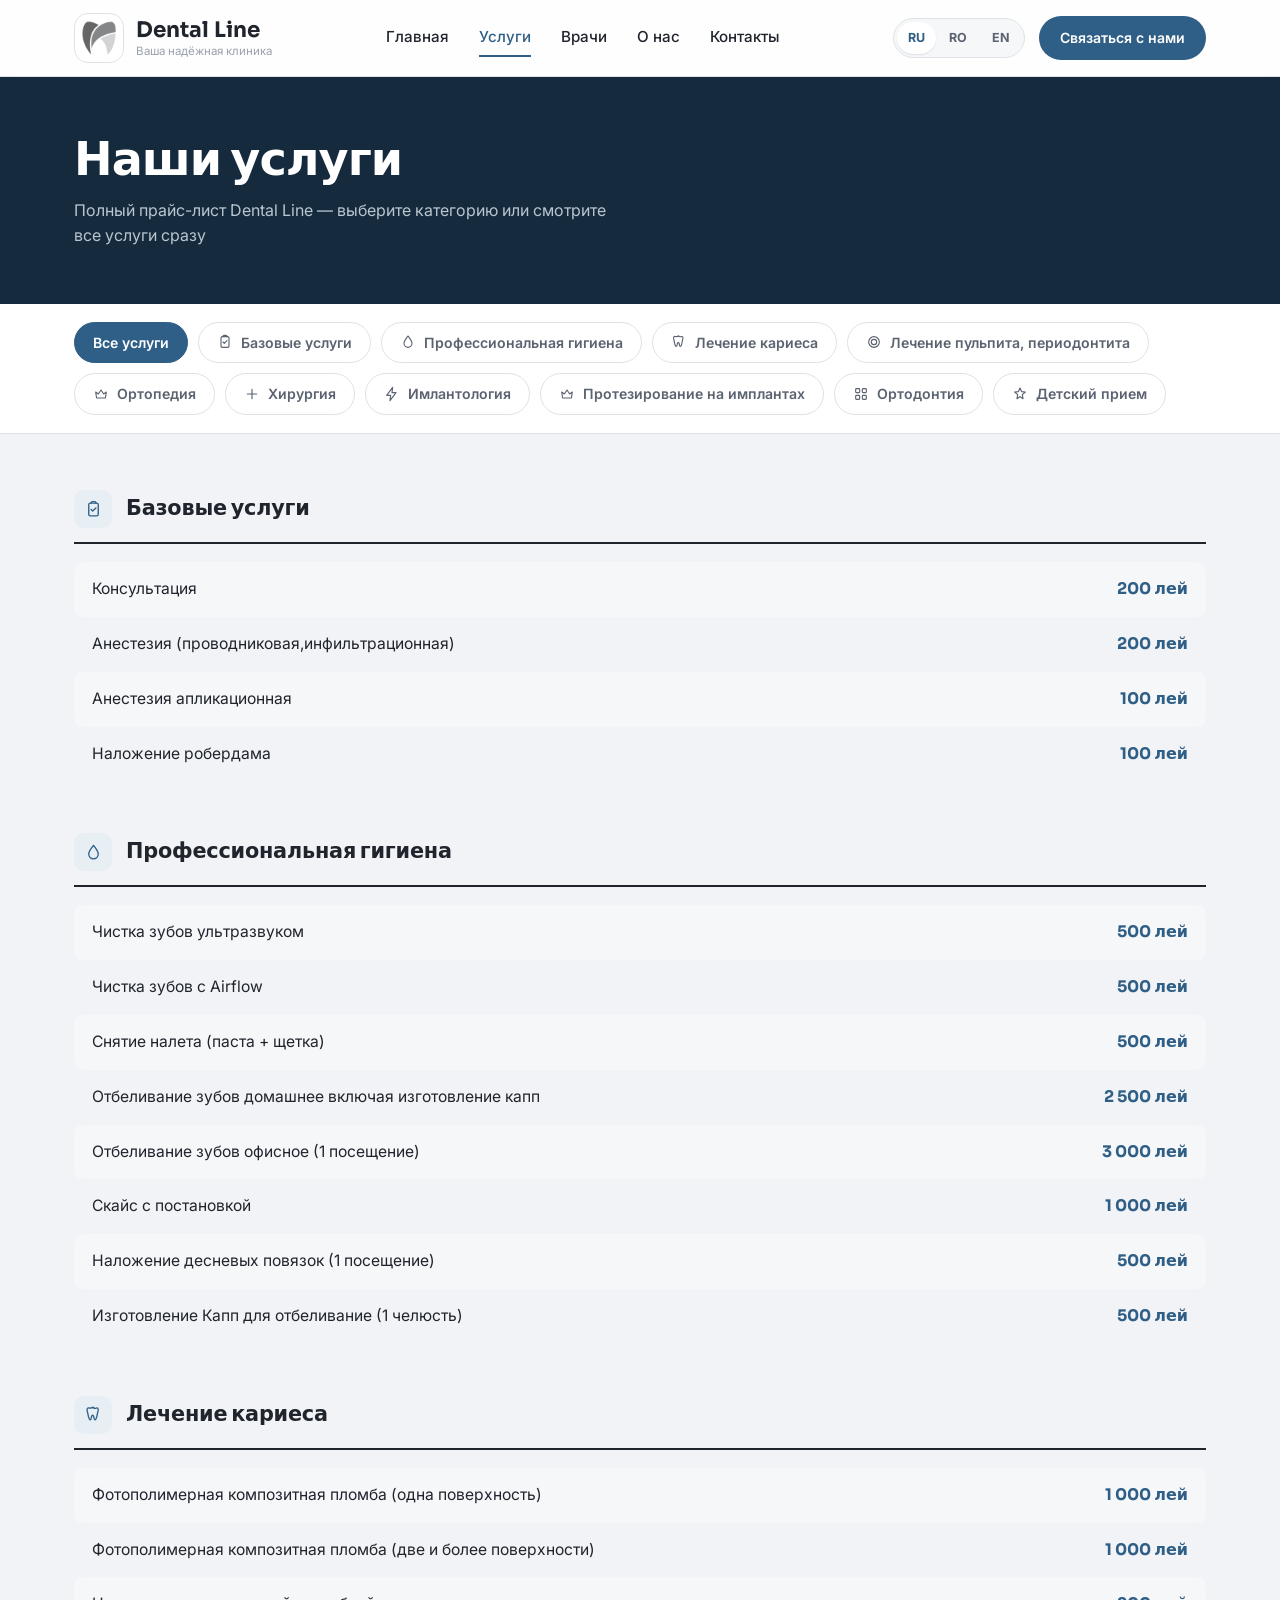
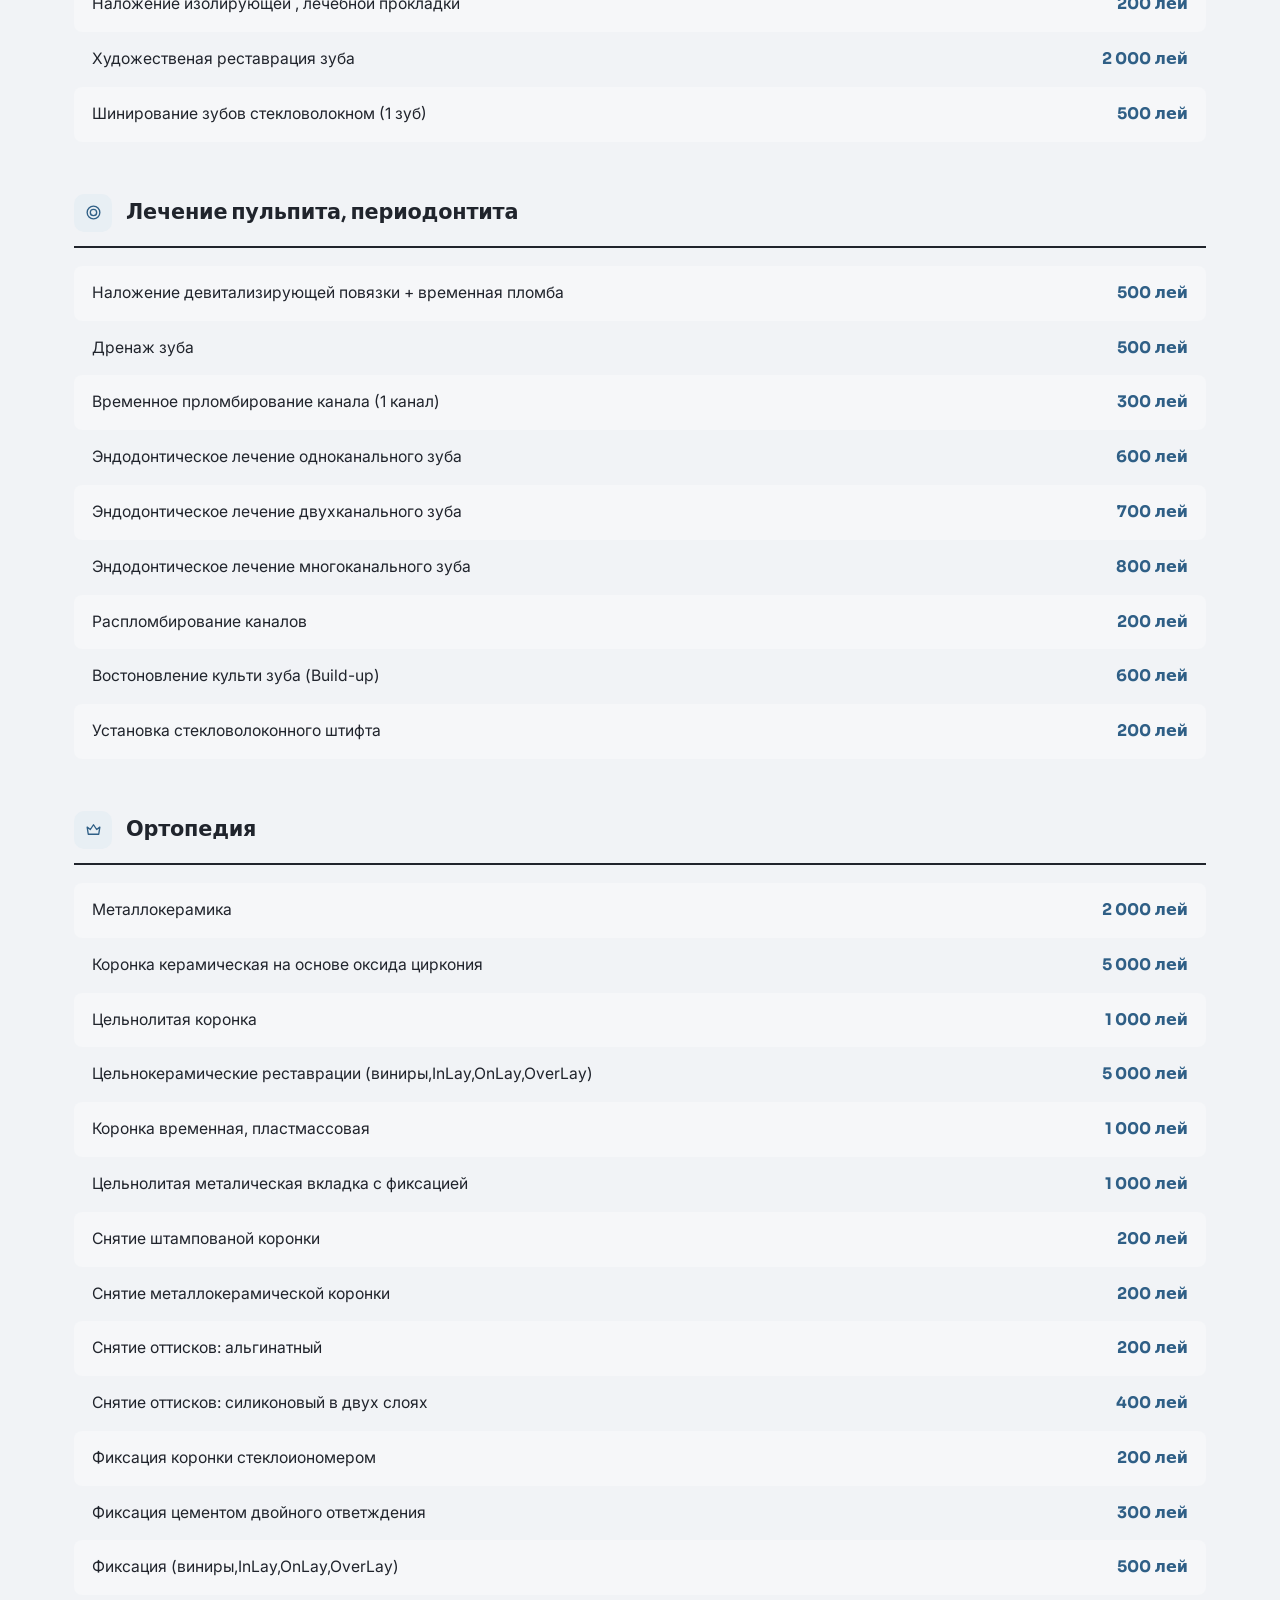
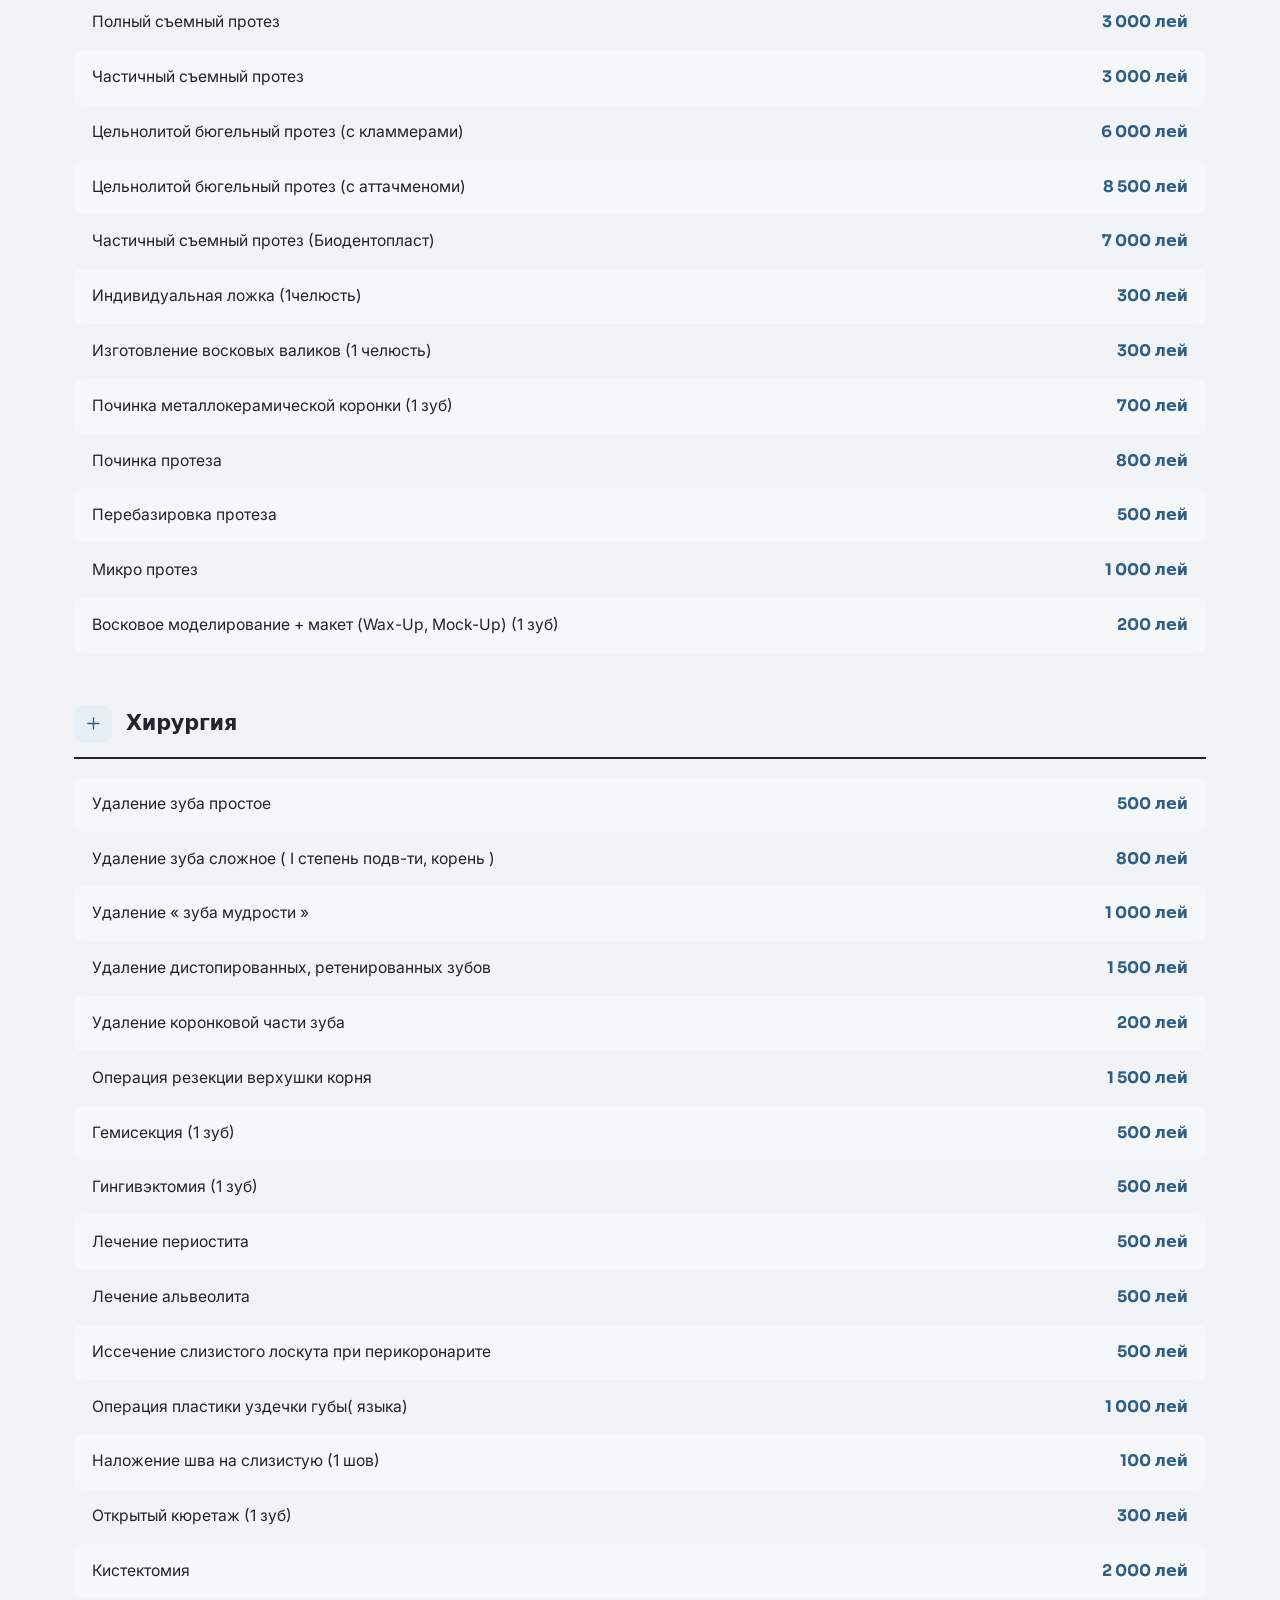
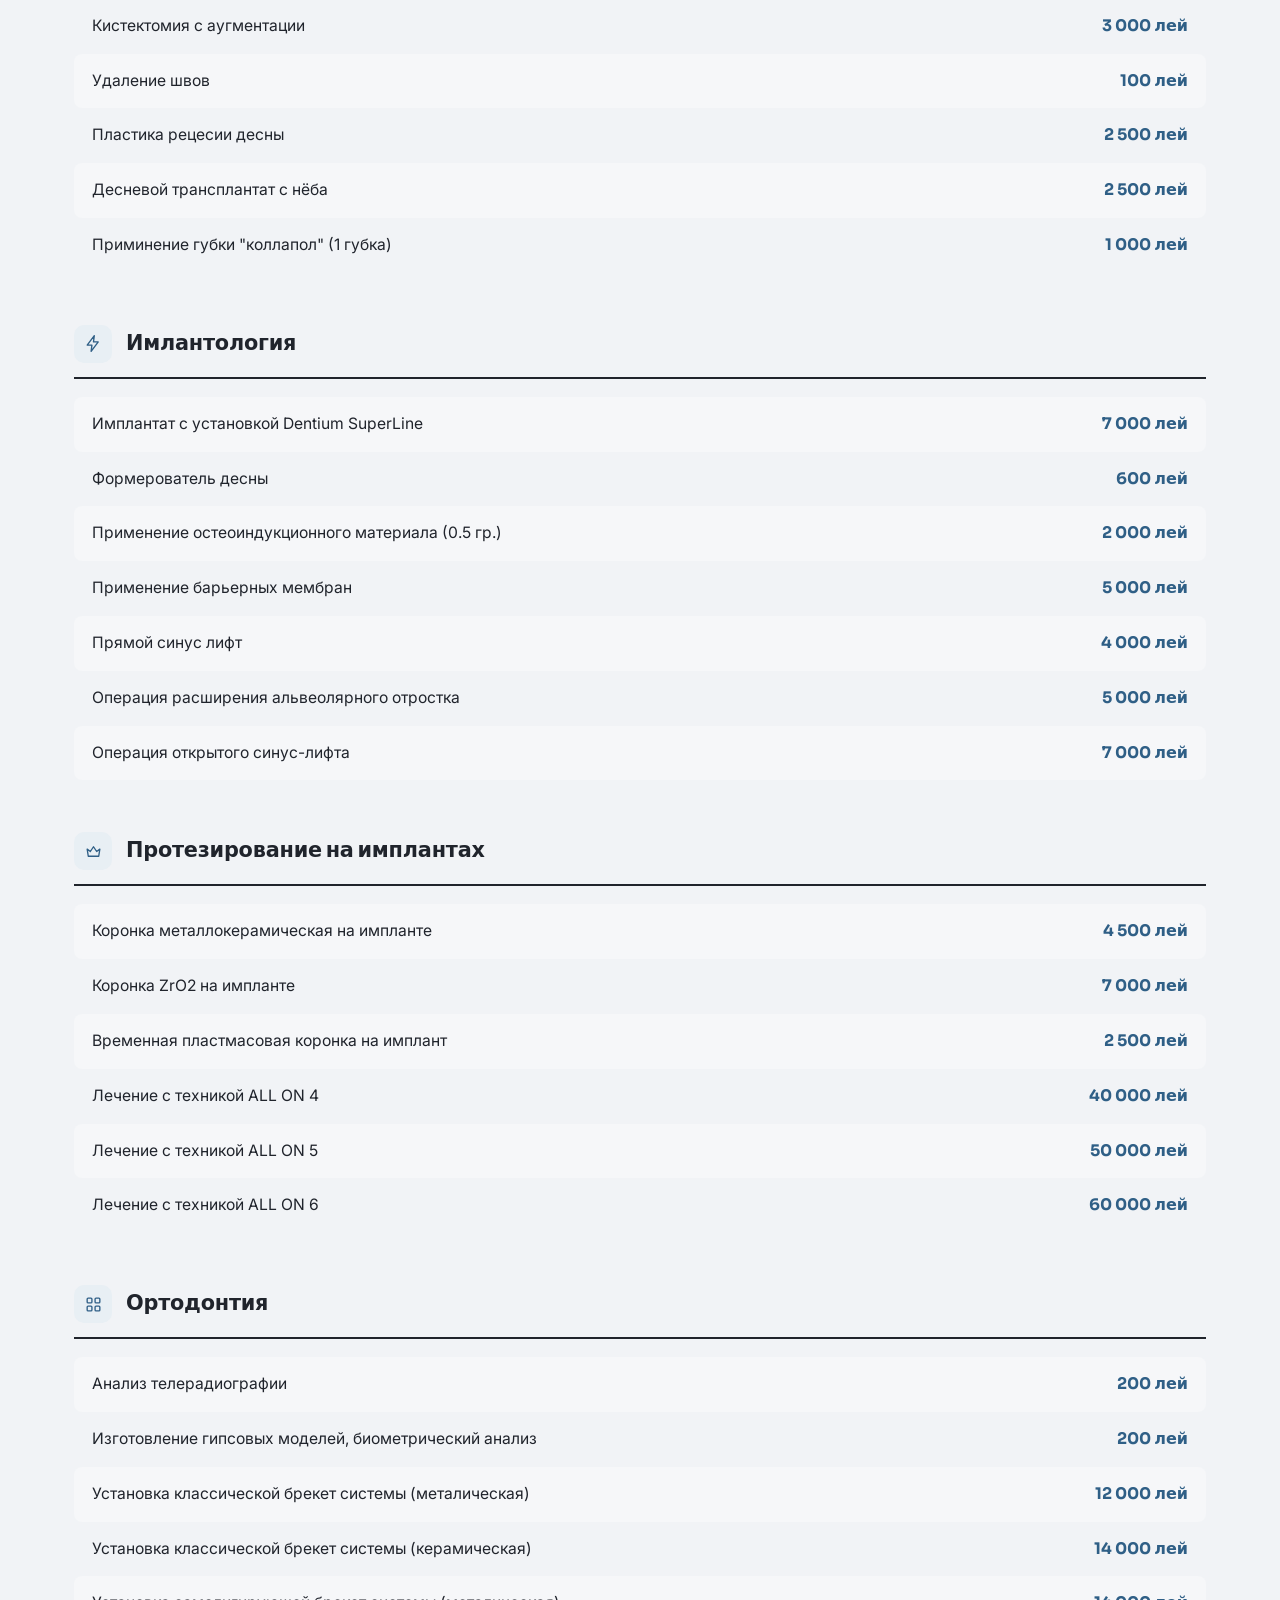
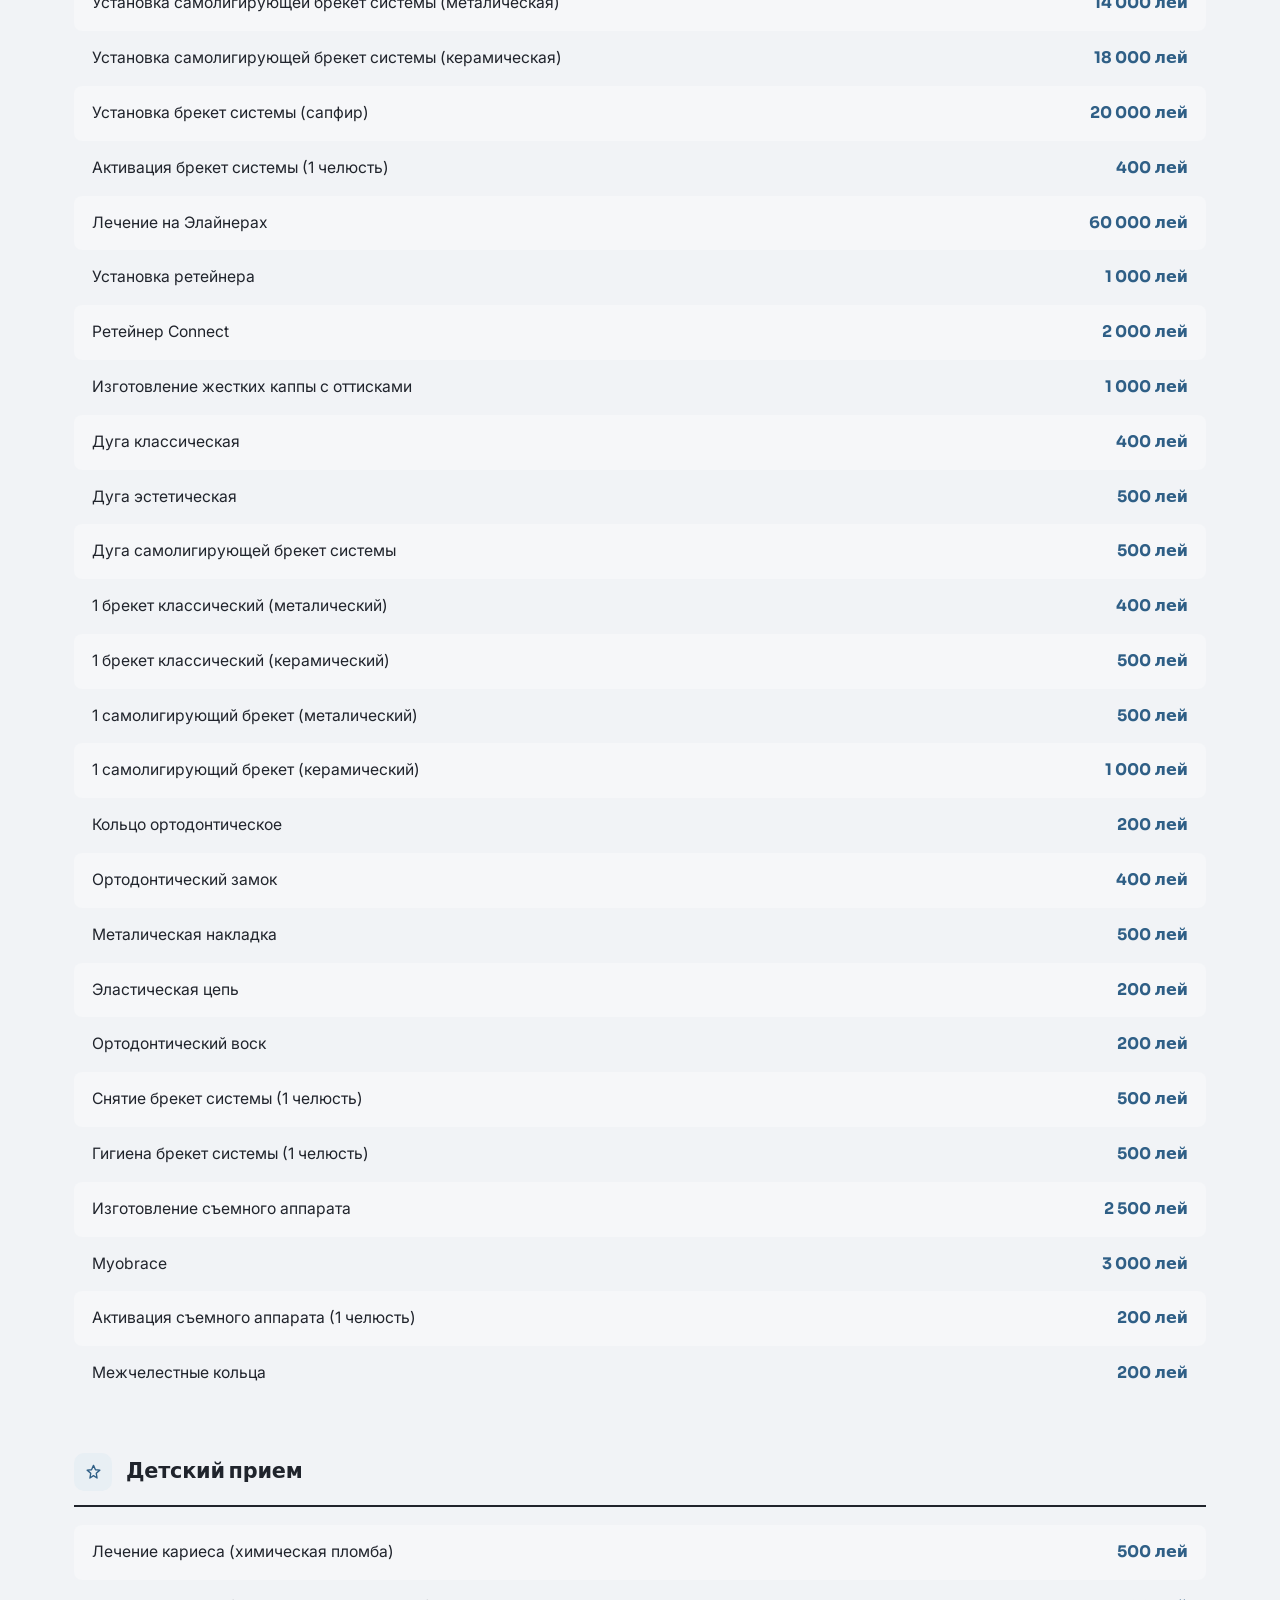
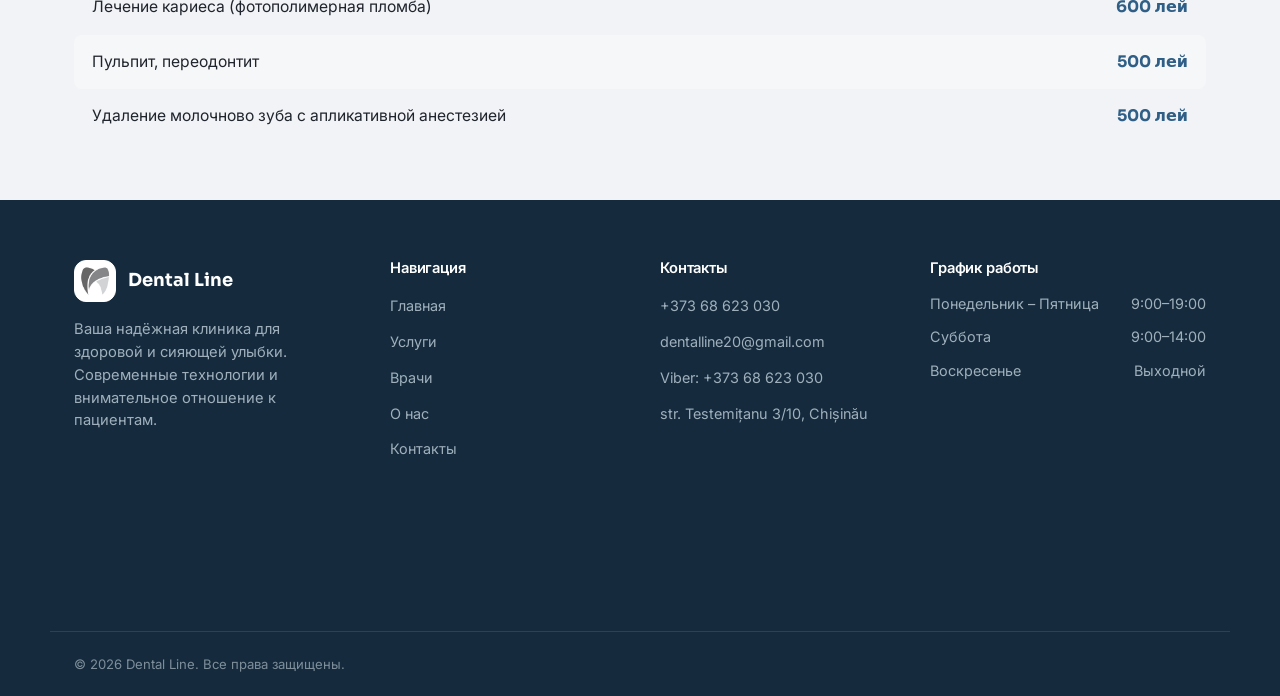
<file: services.html>
<!DOCTYPE html>
<html lang="ru">
<head>
<meta charset="UTF-8">
<meta name="viewport" content="width=device-width, initial-scale=1.0">
<title>Услуги — Dental Line</title>
<link rel="preconnect" href="https://fonts.googleapis.com">
<link rel="preconnect" href="https://fonts.gstatic.com" crossorigin>
<link href="https://fonts.googleapis.com/css2?family=Sora:wght@600;700&family=Inter:wght@400;500;600;700&display=swap" rel="stylesheet">
<link rel="stylesheet" href="css/style.css">
<meta name="description" content="Полный прайс-лист стоматологии Dental Line в Кишинёве: гигиена полости рта, лечение кариеса, эндодонтия, протезирование, имплантация, ортодонтия и детская стоматология.">
<link rel="canonical" href="https://dentalline.md/services.html">
<meta name="robots" content="index, follow">

<link rel="icon" href="img/favicon.ico" sizes="any">
<link rel="icon" type="image/png" sizes="32x32" href="img/favicon-32.png">
<link rel="icon" type="image/png" sizes="16x16" href="img/favicon-16.png">
<link rel="apple-touch-icon" sizes="180x180" href="img/logo-icon-180.png">

<meta property="og:type" content="website">
<meta property="og:site_name" content="Dental Line">
<meta property="og:locale" content="ru_RU">
<meta property="og:title" content="Услуги и цены — Dental Line">
<meta property="og:description" content="Полный прайс-лист стоматологии Dental Line в Кишинёве: гигиена полости рта, лечение кариеса, эндодонтия, протезирование, имплантация, ортодонтия и детская стоматология.">
<meta property="og:url" content="https://dentalline.md/services.html">
<meta property="og:image" content="https://dentalline.md/img/logo-full.png">

<meta name="twitter:card" content="summary_large_image">
<meta name="twitter:title" content="Услуги и цены — Dental Line">
<meta name="twitter:description" content="Полный прайс-лист стоматологии Dental Line в Кишинёве: гигиена полости рта, лечение кариеса, эндодонтия, протезирование, имплантация, ортодонтия и детская стоматология.">
<meta name="twitter:image" content="https://dentalline.md/img/logo-full.png">

<script type="application/ld+json">
{
  "@context": "https://schema.org",
  "@type": "Dentist",
  "name": "Dental Line",
  "image": "https://dentalline.md/img/logo-full.png",
  "logo": "https://dentalline.md/img/logo-icon-512.png",
  "url": "https://dentalline.md/",
  "telephone": "+37368623030",
  "email": "dentalline20@gmail.com",
  "address": {
    "@type": "PostalAddress",
    "streetAddress": "str. Testemițanu 3/10",
    "addressLocality": "Chișinău",
    "addressCountry": "MD"
  },
  "openingHoursSpecification": [
    {
      "@type": "OpeningHoursSpecification",
      "dayOfWeek": ["Monday","Tuesday","Wednesday","Thursday","Friday"],
      "opens": "09:00",
      "closes": "19:00"
    },
    {
      "@type": "OpeningHoursSpecification",
      "dayOfWeek": ["Saturday"],
      "opens": "09:00",
      "closes": "14:00"
    }
  ],
  "sameAs": []
}
</script>
</head>
<body data-page="services">

<header class="site-header">
  <div class="container header-inner">
    <a href="index.html" class="brand">
      <span class="brand-mark"><img src="img/logo-icon.png" alt="Dental Line" width="50" height="50"></span>
      <span class="brand-text">
        <span class="brand-name">Dental Line</span>
        <span class="brand-tag" data-i18n="brand.tag">Ваша надёжная клиника</span>
      </span>
    </a>
    <nav class="main-nav">
      <a href="index.html" data-i18n="nav.home">Главная</a>
      <a href="services.html" class="active" data-i18n="nav.services">Услуги</a>
      <a href="doctors.html" data-i18n="nav.doctors">Врачи</a>
      <a href="about.html" data-i18n="nav.about">О нас</a>
      <a href="contacts.html" data-i18n="nav.contacts">Контакты</a>
    </nav>
    <div class="header-actions">
      <div class="lang-switch">
        <button data-lang="ru">RU</button>
        <button data-lang="ro">RO</button>
        <button data-lang="en">EN</button>
      </div>
      <a href="contacts.html" class="btn btn-primary btn-sm" data-i18n="header.contactBtn">Связаться с нами</a>
    </div>
    <button class="nav-toggle" aria-label="Menu"></button>
  </div>
</header>

<div class="mobile-overlay" id="mobile-overlay">
  <nav class="mobile-overlay-nav">
    <a href="index.html" data-i18n="nav.home">Главная</a>
    <a href="services.html" class="active" data-i18n="nav.services">Услуги</a>
    <a href="doctors.html" data-i18n="nav.doctors">Врачи</a>
    <a href="about.html" data-i18n="nav.about">О нас</a>
    <a href="contacts.html" data-i18n="nav.contacts">Контакты</a>
  </nav>
  <div class="mobile-overlay-actions">
    <div class="lang-switch">
      <button data-lang="ru">RU</button>
      <button data-lang="ro">RO</button>
      <button data-lang="en">EN</button>
    </div>
    <a href="contacts.html" class="btn btn-primary btn-block" data-i18n="header.contactBtn">Связаться с нами</a>
  </div>
</div>

<main>
  <section class="services-hero">
    <div class="container">
      <h1 data-i18n="services.page.title">Наши услуги</h1>
      <p data-i18n="services.page.subtitle">Полный прайс-лист Dental Line — выберите категорию или смотрите все услуги сразу</p>
    </div>
  </section>

  <div class="filter-bar">
    <div class="container">
      <div class="filter-pills" id="filter-pills"></div>
    </div>
  </div>

  <section class="price-list container" id="price-list"></section>
</main>

<footer class="site-footer">
  <div class="container footer-top">
    <div class="footer-brand">
      <a href="index.html" class="brand">
        <span class="brand-mark"><img src="img/logo-icon.png" alt="Dental Line" width="42" height="42"></span>
        <span class="brand-name">Dental Line</span>
      </a>
      <p data-i18n="footer.about">Ваша надёжная клиника для здоровой и сияющей улыбки.</p>
    </div>
    <div class="footer-col">
      <h4 data-i18n="footer.navTitle">Навигация</h4>
      <ul>
        <li><a href="index.html" data-i18n="nav.home">Главная</a></li>
        <li><a href="services.html" data-i18n="nav.services">Услуги</a></li>
        <li><a href="doctors.html" data-i18n="nav.doctors">Врачи</a></li>
        <li><a href="about.html" data-i18n="nav.about">О нас</a></li>
        <li><a href="contacts.html" data-i18n="nav.contacts">Контакты</a></li>
      </ul>
    </div>
    <div class="footer-col">
      <h4 data-i18n="footer.contactsTitle">Контакты</h4>
      <ul>
        <li><a href="tel:+37368623030" data-contact="phoneTel"><span data-contact="phoneDisplay">+373 68 623 030</span></a></li>
        <li><a href="mailto:dentalline20@gmail.com" data-contact="email">dentalline20@gmail.com</a></li>
        <li><a href="viber://chat?number=%2B37368623030" data-contact="viberHref">Viber: <span data-contact="phoneDisplay">+373 68 623 030</span></a></li>
        <li><span data-contact="address">str. Testemițanu 3/10, Chișinău</span></li>
      </ul>
    </div>
    <div class="footer-col">
      <h4 data-i18n="footer.hoursTitle">График работы</h4>
      <ul style="margin-bottom:16px;">
        <li class="footer-hours-row"><span data-i18n="contacts.hours.weekdays">Пн–Пт</span><span>9:00–19:00</span></li>
        <li class="footer-hours-row"><span data-i18n="contacts.hours.saturday">Сб</span><span>9:00–14:00</span></li>
        <li class="footer-hours-row"><span data-i18n="contacts.hours.sunday">Вс</span><span data-i18n="contacts.hours.closed">Выходной</span></li>
      </ul>
      <div class="footer-map">
        <iframe src="https://www.google.com/maps/embed?pb=!1m18!1m12!1m3!1d230.07835303325334!2d28.83927732629711!3d46.999389233658185!2m3!1f0!2f0!3f0!3m2!1i1024!2i768!4f13.1!3m3!1m2!1s0x40c97f0064176161%3A0xec240325cbb8bc1f!2sDental%20Line!5e1!3m2!1sru!2sus!4v1788504849346!5m2!1sru!2sus" width="600" height="450" style="border:0;" allowfullscreen="" loading="lazy" referrerpolicy="strict-origin-when-cross-origin"></iframe>
      </div>
    </div>
  </div>
  <div class="container footer-bottom">
    <span>© <span data-contact="year">2026</span> Dental Line. <span data-i18n="footer.rights">Все права защищены.</span></span>
  </div>
</footer>

<script src="js/services-data.js"></script>
<script src="js/translations.js"></script>
<script src="js/main.js"></script>
</body>
</html>
</file>
<file: css/style.css>
/* ==========================================================================
   Dental Line — design tokens & base
   ========================================================================== */

:root{
  --white:#ffffff;
  --gray-50:#F6F7F9;
  --gray-100:#EEF0F3;
  --gray-200:#DEE2E7;
  --gray-300:#C4C9D1;
  --gray-400:#9AA1AD;
  --gray-600:#5B6270;
  --ink:#20242C;

  /* Фон всего сайта. Чтобы сделать светлее/темнее — меняйте только это значение. */
  --page-bg:#F1F3F6;
  /* Фон "серых" секций (для чередования блоков) — всегда чуть темнее --page-bg. */
  --panel-gray:#E6E9ED;

  --blue:#2F5F86;
  --blue-dark:#1F4560;
  --blue-deep:#152B3D;
  --blue-tint:#E8EFF4;
  --blue-tint-2:#DCE7EF;

  --radius-sm:8px;
  --radius-md:14px;
  --radius-lg:22px;
  --radius-pill:999px;

  --shadow-sm:0 1px 2px rgba(21,43,61,.06), 0 1px 1px rgba(21,43,61,.05);
  --shadow-md:0 8px 24px rgba(21,43,61,.10);

  --container:1180px;

  --font-display:'Sora', system-ui, sans-serif;
  --font-body:'Inter', system-ui, sans-serif;

  --header-h:76px;
}

*, *::before, *::after{ box-sizing:border-box; }
html{ scroll-behavior:smooth; overflow-x:hidden; }
body{
  margin:0;
  font-family:var(--font-body);
  color:var(--ink);
  background:var(--page-bg);
  -webkit-font-smoothing:antialiased;
  line-height:1.55;
}
img,svg{ display:block; max-width:100%; }
a{ color:inherit; text-decoration:none; }
ul{ margin:0; padding:0; list-style:none; }
button{ font:inherit; cursor:pointer; }
input,textarea,select{ font:inherit; }

@media (prefers-reduced-motion: reduce){
  html{ scroll-behavior:auto; }
  *, *::before, *::after{ animation-duration:.001ms !important; transition-duration:.001ms !important; }
}

:focus-visible{
  outline:2.5px solid var(--blue);
  outline-offset:2px;
  border-radius:4px;
}

h1,h2,h3,h4{
  font-family:var(--font-display);
  color:var(--ink);
  margin:0;
  line-height:1.15;
  letter-spacing:-0.01em;
  font-weight:600;
}
h1{ font-size:clamp(2.1rem, 3.6vw, 3.15rem); letter-spacing:-0.02em; }
h2{ font-size:clamp(1.65rem, 2.6vw, 2.15rem); }
h3{ font-size:1.2rem; }
p{ margin:0; }

.container{
  width:100%;
  max-width:var(--container);
  margin-inline:auto;
  padding-inline:24px;
}

.section{ padding-block:88px; }
.section--tight{ padding-block:56px; }
.section--gray{ background:var(--panel-gray); }

.eyebrow-free-title{ max-width:640px; }
.section-head{ max-width:620px; margin-bottom:44px; }
.section-head p{ color:var(--gray-600); margin-top:14px; font-size:1.05rem; }

.text-center{ text-align:center; margin-inline:auto; }

/* ---------- Buttons ---------- */
.btn{
  display:inline-flex;
  align-items:center;
  justify-content:center;
  gap:8px;
  padding:14px 28px;
  border-radius:var(--radius-pill);
  font-weight:600;
  font-size:.96rem;
  border:1.5px solid transparent;
  transition:background .18s ease, color .18s ease, border-color .18s ease, transform .12s ease;
  white-space:nowrap;
}
.btn:active{ transform:translateY(1px); }
.btn-primary{ background:var(--blue); color:var(--white); }
.btn-primary:hover{ background:var(--blue-dark); }
.btn-outline{ background:transparent; color:var(--blue); border-color:var(--blue); }
.btn-outline:hover{ background:var(--blue-tint); }
.btn-block{ width:100%; }
.btn-sm{ padding:10px 20px; font-size:.88rem; }

/* ==========================================================================
   Header
   ========================================================================== */
.site-header{
  position:sticky; top:0; z-index:80;
  background:rgba(255,255,255,.92);
  backdrop-filter:blur(8px);
  border-bottom:1px solid var(--gray-200);
}
.header-inner{
  display:flex; align-items:center; justify-content:space-between;
  height:var(--header-h);
  gap:20px;
}
.brand{ display:flex; align-items:center; gap:12px; }
.brand-mark{
  width:42px; height:42px; border-radius:12px;
  background:var(--white);
  border:1px solid var(--gray-200);
  color:var(--white);
  display:flex; align-items:center; justify-content:center;
  font-family:var(--font-display); font-weight:700; font-size:1.05rem;
  flex-shrink:0;
  overflow:hidden;
  padding:5px;
}
.brand-mark img{ width:100%; height:100%; object-fit:contain; display:block; }
.brand-text{ display:flex; flex-direction:column; line-height:1.15; }
.brand-name{ font-family:var(--font-display); font-weight:700; font-size:1.12rem; color:var(--ink); }
.brand-tag{ font-size:.72rem; color:var(--gray-400); margin-top:2px; }

/* Логотип и название в шапке — крупнее, чем в футере (+20%) */
.site-header .brand-mark{ width:50px; height:50px; border-radius:14px; padding:6px; }
.site-header .brand-name{ font-size:1.34rem; }

.main-nav{ display:flex; align-items:center; gap:30px; }
.main-nav a{
  font-weight:500; font-size:.95rem; color:var(--ink);
  padding-block:6px; border-bottom:2px solid transparent;
  transition:color .15s ease, border-color .15s ease;
}
.main-nav a:hover{ color:var(--blue); }
.main-nav a.active{ color:var(--blue); border-color:var(--blue); }

.header-actions{ display:flex; align-items:center; gap:14px; }

.lang-switch{
  display:flex; border:1px solid var(--gray-200); border-radius:var(--radius-pill);
  padding:3px; gap:2px; background:var(--gray-50);
}
.lang-switch button{
  border:none; background:transparent; padding:6px 11px; border-radius:var(--radius-pill);
  font-size:.78rem; font-weight:700; letter-spacing:.02em; color:var(--gray-600);
  transition:background .15s ease, color .15s ease;
}
.lang-switch button.active{ background:var(--white); color:var(--blue); box-shadow:var(--shadow-sm); }

.nav-toggle{
  display:none; width:42px; height:42px; border-radius:10px; border:1px solid var(--gray-200);
  background:var(--white); align-items:center; justify-content:center; flex-shrink:0;
}
.nav-toggle svg{ width:20px; height:20px; }

/* Mobile nav overlay — a sibling of <header>, not a descendant, so that
   position:fixed anchors to the real viewport (a sticky ancestor would
   otherwise become its containing block in Chromium/Safari). */
.mobile-overlay{ display:none; }

/* ==========================================================================
   Hero
   ========================================================================== */
.hero{
  padding-block:76px 88px;
}
.hero-grid{
  display:grid; grid-template-columns:.9fr 1.1fr; gap:56px; align-items:center;
}
.hero-copy p.lede{
  color:var(--gray-600); font-size:1.08rem; max-width:46ch; margin-top:20px;
}
.hero-copy h1{ margin-top:8px; }
.hero-actions{ display:flex; gap:14px; margin-top:32px; flex-wrap:wrap; }

.hero-visual{
  position:relative;
  border-radius:var(--radius-lg);
  overflow:hidden;
  aspect-ratio:16/10;
}
.hero-visual img{ width:100%; height:100%; object-fit:cover; display:block; }

/* ==========================================================================
   Why choose us
   ========================================================================== */
.why-grid{
  display:grid; grid-template-columns:repeat(4,1fr); gap:0;
  border-top:1px solid var(--gray-200);
}
.why-item{
  padding:36px 28px; border-right:1px solid var(--gray-200); border-bottom:1px solid var(--gray-200);
}
.why-item:last-child{ border-right:none; }
.why-icon{
  width:46px; height:46px; border-radius:12px; background:var(--blue-tint); color:var(--blue);
  display:flex; align-items:center; justify-content:center; margin-bottom:18px;
}
.why-icon svg{ width:22px; height:22px; }
.why-item h3{ margin-bottom:8px; }
.why-item p{ color:var(--gray-600); font-size:.95rem; }

/* ==========================================================================
   Services (home preview + full page)
   ========================================================================== */
.services-preview-grid{
  display:grid; grid-template-columns:repeat(3,1fr); gap:20px; margin-bottom:40px;
}
.service-card{
  background:var(--white); border:1px solid var(--gray-200); border-radius:var(--radius-md);
  padding:24px; display:flex; flex-direction:column; gap:14px;
  transition:border-color .15s ease, transform .15s ease;
}
.service-card:hover{ border-color:var(--blue); transform:translateY(-2px); }
.service-card .tag{
  font-size:.74rem; font-weight:700; color:var(--blue); text-transform:none;
}
.service-card h3{ font-size:1.02rem; }
.service-card .price{
  margin-top:auto; font-family:var(--font-display); font-weight:700; color:var(--ink); font-size:1.15rem;
}
.service-card .price span{ color:var(--gray-400); font-weight:500; font-size:.78rem; margin-left:4px; }

.preview-footer-cta{ text-align:center; }

/* Services filter page */
.services-hero{
  background:var(--blue-deep); color:var(--white); padding-block:56px;
}
.services-hero h1{ color:var(--white); }
.services-hero p{ color:#B9C6D1; margin-top:12px; max-width:56ch; }

.filter-bar{
  position:sticky; top:var(--header-h); z-index:60; background:var(--white);
  border-bottom:1px solid var(--gray-200); padding-block:18px;
}
.filter-pills{ display:flex; gap:10px; flex-wrap:wrap; }
.filter-pill{
  border:1.5px solid var(--gray-200); background:var(--white); color:var(--gray-600);
  padding:9px 18px; border-radius:var(--radius-pill); font-size:.88rem; font-weight:600;
  display:inline-flex; align-items:center; gap:8px;
  transition:border-color .15s ease, color .15s ease, background .15s ease;
}
.filter-pill svg{ width:16px; height:16px; }
.filter-pill:hover{ border-color:var(--blue); color:var(--blue); }
.filter-pill.active{ background:var(--blue); border-color:var(--blue); color:var(--white); }

.price-list{ padding-block:56px; }
.price-category{ margin-bottom:52px; }
.price-category:last-child{ margin-bottom:0; }
.price-category-head{
  display:flex; align-items:center; gap:14px; margin-bottom:18px;
  padding-bottom:14px; border-bottom:2px solid var(--ink);
}
.price-category-head .cat-icon{
  width:38px; height:38px; border-radius:10px; background:var(--blue-tint); color:var(--blue);
  display:flex; align-items:center; justify-content:center; flex-shrink:0;
}
.price-category-head .cat-icon svg{ width:19px; height:19px; }
.price-category-head h2{ font-size:1.3rem; }

.price-row{
  display:flex; align-items:baseline; justify-content:space-between; gap:24px;
  padding:15px 18px; border-radius:var(--radius-sm);
}
.price-row:nth-child(odd){ background:var(--gray-50); }
.price-row-name{ color:var(--ink); font-size:.98rem; min-width:0; overflow-wrap:break-word; word-break:break-word; }
.price-row-price{
  font-family:var(--font-display); font-weight:700; color:var(--blue); white-space:nowrap; font-size:1rem;
}

/* ==========================================================================
   Doctors
   ========================================================================== */
.doctors-grid{
  display:flex; flex-direction:column; gap:24px; max-width:840px; margin:0 auto;
}
.doctor-card{
  display:flex; align-items:center; gap:28px; text-align:left;
  background:var(--white); border:1px solid var(--gray-200); border-radius:var(--radius-lg);
  padding:24px;
}
.doctor-photo{
  width:220px; height:391px; flex-shrink:0; border-radius:var(--radius-md);
  overflow:hidden; background:var(--gray-100);
}
.doctor-photo img{ width:100%; height:100%; object-fit:cover; display:block; }
.doctor-card h3{ margin-bottom:4px; font-size:1.18rem; }
.doctor-card .role{ color:var(--blue); font-size:.92rem; font-weight:600; margin-bottom:8px; }
.doctor-card .bio{ color:var(--ink); font-size:.94rem; margin-top:6px; }
.doctor-card .quote{ color:var(--ink); font-size:.94rem; font-style:italic; margin-top:10px; }
.doctor-card .note{ color:var(--gray-400); font-size:.86rem; }

/* ==========================================================================
   About
   ========================================================================== */
.about-hero{ background:var(--blue-deep); color:var(--white); padding-block:56px; }
.about-hero h1{ color:var(--white); }
.about-hero p{ color:#B9C6D1; margin-top:12px; max-width:56ch; }

.about-grid{
  display:grid; grid-template-columns:1fr 1fr; gap:64px; align-items:center;
}
.about-grid p + p{ margin-top:16px; }
.about-grid .lede{ color:var(--gray-600); }
.about-visual{
  border-radius:var(--radius-lg); overflow:hidden;
  aspect-ratio:16/9;
}
.about-visual img{ width:100%; height:100%; object-fit:cover; display:block; }

.pillars{
  display:grid; grid-template-columns:repeat(3,1fr); gap:24px; margin-top:64px;
}
.pillar{ padding:28px; border-radius:var(--radius-md); background:var(--gray-50); }
.pillar .why-icon{ background:var(--white); }
.pillar h3{ margin-bottom:8px; font-size:1.05rem; }
.pillar p{ color:var(--gray-600); font-size:.94rem; }

/* ==========================================================================
   Contacts
   ========================================================================== */
.contacts-hero{ background:var(--blue-deep); color:var(--white); padding-block:56px; }
.contacts-hero h1{ color:var(--white); }

.contacts-grid{
  display:grid; grid-template-columns:.85fr 1.15fr; gap:48px; align-items:start;
}
.contact-info-list{ display:flex; flex-direction:column; gap:14px; margin-bottom:28px; }
.contact-info-card{
  display:flex; gap:16px; padding:20px; border:1px solid var(--gray-200); border-radius:var(--radius-md);
}
.contact-info-card .ico{
  width:42px; height:42px; border-radius:10px; background:var(--blue-tint); color:var(--blue);
  display:flex; align-items:center; justify-content:center; flex-shrink:0;
}
.contact-info-card .ico svg{ width:20px; height:20px; }
.contact-info-card h3{ font-size:.98rem; margin-bottom:4px; }
.contact-info-card p, .contact-info-card a{ color:var(--gray-600); font-size:.93rem; }
.contact-info-card a:hover{ color:var(--blue); }
.contact-info-card p + p{ margin-top:2px; }

.map-embed{
  border-radius:var(--radius-md); overflow:hidden; border:1px solid var(--gray-200);
  aspect-ratio:16/10;
}
.map-embed iframe{ width:110%; height:100%; border:0; }

.contact-form-panel{
  background:var(--gray-50); border-radius:var(--radius-lg); padding:36px;
}
.form-row{ margin-bottom:18px; }
.form-row label{ display:block; font-size:.85rem; font-weight:600; margin-bottom:7px; color:var(--ink); }
.form-row input, .form-row textarea{
  width:100%; padding:13px 15px; border-radius:var(--radius-sm); border:1.5px solid var(--gray-200);
  background:var(--white); color:var(--ink);
}
.form-row input:focus, .form-row textarea:focus{ outline:none; border-color:var(--blue); }
.form-row textarea{ min-height:110px; resize:vertical; }
.form-divider{ height:1px; background:var(--gray-200); margin:22px 0; }
.form-hint{ font-size:.85rem; color:var(--gray-600); margin-bottom:14px; }
.send-options{ display:flex; flex-direction:column; gap:10px; }
.send-btn{
  display:flex; align-items:center; justify-content:center; gap:10px;
  padding:14px; border-radius:var(--radius-sm); font-weight:600; font-size:.92rem; color:var(--white);
  transition:filter .15s ease;
}
.send-btn:hover{ filter:brightness(1.08); }
.send-btn svg{ width:18px; height:18px; }
.send-whatsapp{ background:#2FA24B; }
.send-viber{ background:#7360F2; }
.send-call{ background:var(--ink); }
.send-email{ background:var(--blue); }

/* ==========================================================================
   Footer
   ========================================================================== */
.site-footer{ background:var(--blue-deep); color:#C7D2DA; }
.footer-top{
  padding-block:60px; display:grid; grid-template-columns:1.2fr 1fr 1fr 1.2fr; gap:40px;
}
.footer-brand .brand-mark{ background:var(--white); color:var(--blue-deep); border-color:var(--white); }
.footer-brand .brand-name{ color:var(--white); }
.footer-brand p{ margin-top:16px; font-size:.92rem; color:#9FB0BC; max-width:32ch; }
.footer-col h4{ color:var(--white); font-size:.92rem; margin-bottom:16px; font-family:var(--font-body); font-weight:600; }
.footer-col ul{ display:flex; flex-direction:column; gap:11px; }
.footer-col a, .footer-col span{ font-size:.9rem; color:#9FB0BC; }
.footer-col a:hover{ color:var(--white); }
.footer-hours-row{ display:flex; justify-content:space-between; gap:12px; }
.footer-map{ border-radius:var(--radius-md); overflow:hidden; aspect-ratio:16/10; }
.footer-map iframe{ width:100%; height:100%; border:0; filter:grayscale(.2) contrast(1.05); }
.footer-bottom{
  border-top:1px solid rgba(255,255,255,.1); padding-block:22px;
  display:flex; justify-content:space-between; gap:12px; font-size:.82rem; color:#7E8F9B; flex-wrap:wrap;
}

/* ==========================================================================
   Responsive
   ========================================================================== */
@media (max-width:980px){
  .hero-grid{ grid-template-columns:1fr; }
  .hero-visual{ order:-1; aspect-ratio:16/10; }
  .why-grid{ grid-template-columns:repeat(2,1fr); }
  .why-item:nth-child(2){ border-right:none; }
  .services-preview-grid{ grid-template-columns:repeat(2,1fr); }
  .about-grid{ grid-template-columns:1fr; }
  .about-visual{ order:-1; max-width:420px; margin-inline:auto; width:100%; }
  .pillars{ grid-template-columns:1fr; }
  .contacts-grid{ grid-template-columns:1fr; }
  .footer-top{ grid-template-columns:1fr 1fr; }
}

@media (max-width:720px){
  .main-nav, .header-actions{ display:none; }
  .nav-toggle{ display:flex; }

  .mobile-overlay{
    position:fixed; inset:var(--header-h) 0 0 0; z-index:70;
    background:var(--white);
    flex-direction:column; padding:24px; overflow:auto;
  }
  .mobile-overlay.open{ display:flex; }
  .mobile-overlay-nav{ display:flex; flex-direction:column; gap:2px; }
  .mobile-overlay-nav a{
    padding:15px 4px; border-bottom:1px solid var(--gray-100);
    font-weight:500; font-size:1.02rem; color:var(--ink);
  }
  .mobile-overlay-nav a.active{ color:var(--blue); }
  .mobile-overlay-actions{
    margin-top:auto; padding-top:26px; display:flex; flex-direction:column; gap:16px;
  }
  .mobile-overlay-actions .lang-switch{ align-self:center; }

  .why-grid{ grid-template-columns:1fr; }
  .why-item{ border-right:none; }
  .services-preview-grid{ grid-template-columns:1fr; }
  .doctor-card{ flex-direction:column; text-align:center; padding:28px 20px; }
  .doctor-photo{ width:170px; height:302px; }
  .footer-top{ grid-template-columns:1fr; }
  .section{ padding-block:56px; }

  /* Filter pills: horizontal scroll ("chips carousel") instead of wrapping */
  .filter-bar{ padding-block:14px; }
  .filter-bar .container{ padding-inline:0; }
  .filter-pills{
    flex-wrap:nowrap;
    overflow-x:auto;
    -webkit-overflow-scrolling:touch;
    scroll-snap-type:x proximity;
    scrollbar-width:none;
    padding-inline:24px 48px;
    margin:0;
  }
  .filter-pills::-webkit-scrollbar{ display:none; }
  .filter-pill{
    flex:0 0 auto;
    scroll-snap-align:start;
    white-space:nowrap;
  }
  .filter-bar::after{
    content:"";
    position:absolute;
    top:0; right:0; bottom:0;
    width:48px;
    background:linear-gradient(to right, rgba(255,255,255,0), var(--white) 70%);
    pointer-events:none;
  }
}
</file>
